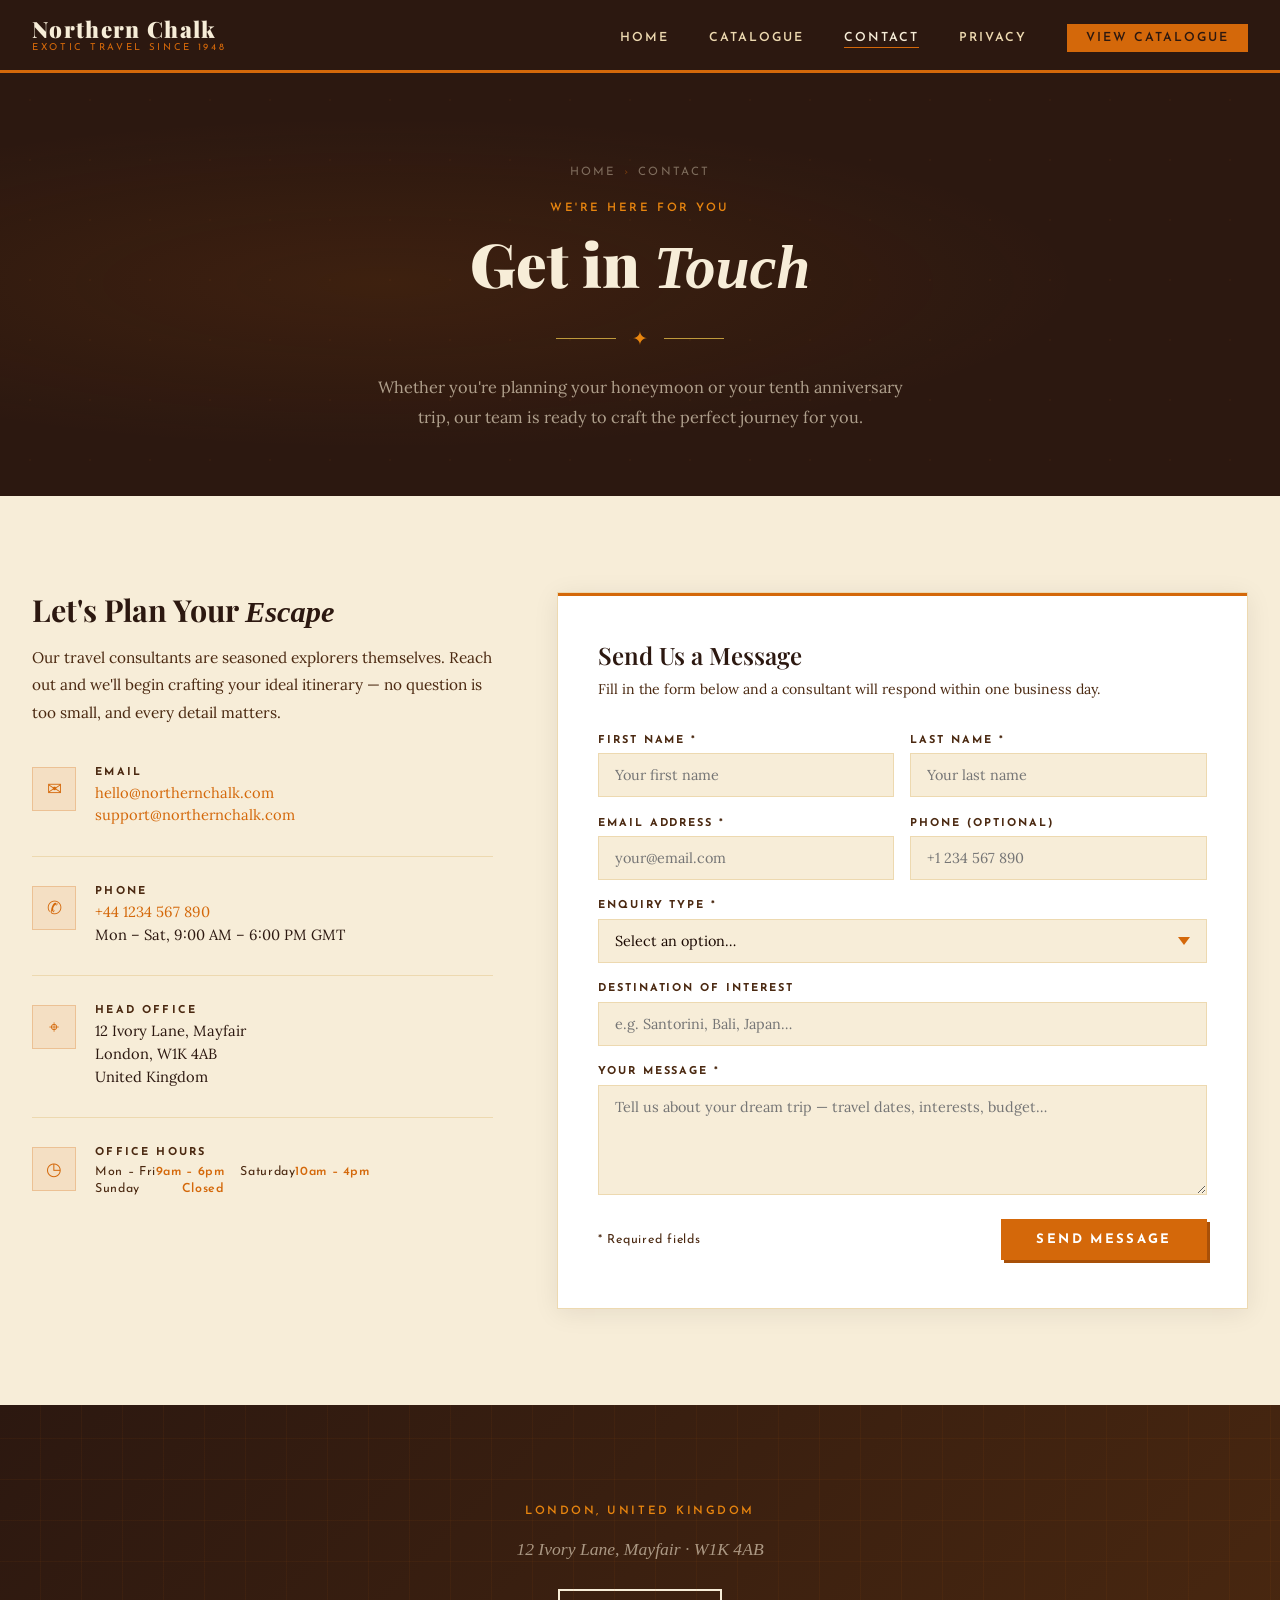
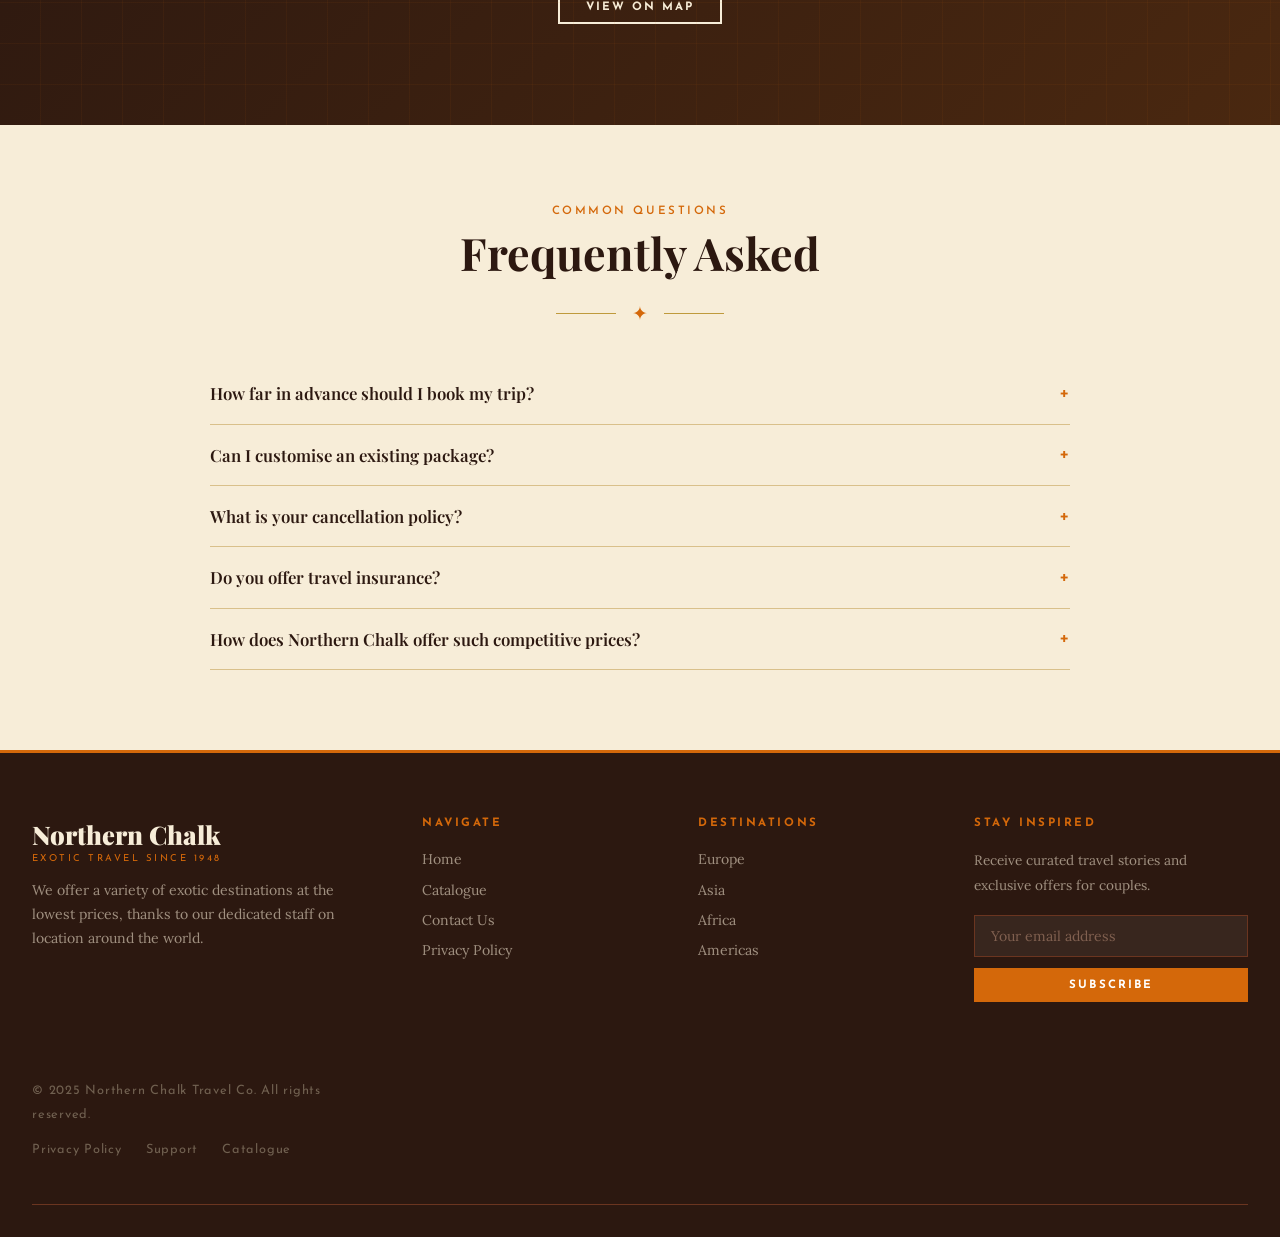
<file: contact.html>
<!DOCTYPE html>
<html lang="en">
<head>
    <meta charset="UTF-8">
    <meta name="viewport" content="width=device-width, initial-scale=1.0">
    <title>Contact Us — Northern Chalk Travel</title>
    <link rel="icon" type="image/jpg" href="icon-travel.svg">
    <link rel="stylesheet" href="style.css">
    <link rel="stylesheet" href="css/contact.css">
</head>
<body>

    <nav class="site-nav">
        <div class="nav-inner">
            <a href="index.html" class="nav-logo">
                <span class="logo-main">Northern Chalk</span>
                <span class="logo-sub">Exotic Travel Since 1948</span>
            </a>
            <ul class="nav-links">
                <li><a href="index.html">Home</a></li>
                <li><a href="shop.html">Catalogue</a></li>
                <li><a href="contact.html">Contact</a></li>
                <li><a href="privacy.html">Privacy</a></li>
                <li><a href="shop.html" class="nav-cta">View Catalogue</a></li>
            </ul>
            <div class="nav-toggle" aria-label="Toggle menu">
                <span></span><span></span><span></span>
            </div>
        </div>
    </nav>

    <main>

        <section class="page-hero">
            <div class="container">
                <div class="page-breadcrumb">
                    <a href="index.html">Home</a>
                    <span class="sep">›</span>
                    <span>Contact</span>
                </div>
                <span class="label">We're Here for You</span>
                <h1>Get in <em class="serif-italic">Touch</em></h1>
                <div class="ornament">
                    <span class="ornament-icon" style="color:var(--orange-light)">✦</span>
                </div>
                <p>Whether you're planning your honeymoon or your tenth anniversary trip, our team is ready to craft the perfect journey for you.</p>
            </div>
        </section>

        <section class="contact-section">
            <div class="contact-layout">

                <!-- Info column -->
                <div class="contact-info reveal">
                    <h2>Let's Plan Your <em class="serif-italic">Escape</em></h2>
                    <p>Our travel consultants are seasoned explorers themselves. Reach out and we'll begin crafting your ideal itinerary — no question is too small, and every detail matters.</p>

                    <div class="info-item">
                        <div class="info-icon">✉</div>
                        <div class="info-content">
                            <span class="info-label">Email</span>
                            <p><a href="mailto:hello@northernchalk.com">hello@northernchalk.com</a><br>
                            <a href="mailto:support@northernchalk.com">support@northernchalk.com</a></p>
                        </div>
                    </div>

                    <div class="info-item">
                        <div class="info-icon">✆</div>
                        <div class="info-content">
                            <span class="info-label">Phone</span>
                            <p><a href="tel:+441234567890">+44 1234 567 890</a><br>
                            Mon – Sat, 9:00 AM – 6:00 PM GMT</p>
                        </div>
                    </div>

                    <div class="info-item">
                        <div class="info-icon">⌖</div>
                        <div class="info-content">
                            <span class="info-label">Head Office</span>
                            <p>12 Ivory Lane, Mayfair<br>London, W1K 4AB<br>United Kingdom</p>
                        </div>
                    </div>

                    <div class="info-item">
                        <div class="info-icon">◷</div>
                        <div class="info-content">
                            <span class="info-label">Office Hours</span>
                            <div class="hours-grid">
                                <span class="hours-row">Mon – Fri <span>9am – 6pm</span></span>
                                <span class="hours-row">Saturday <span>10am – 4pm</span></span>
                                <span class="hours-row">Sunday <span>Closed</span></span>
                            </div>
                        </div>
                    </div>
                </div>

                <!-- Form column -->
                <div class="contact-form-wrap reveal" data-delay="0.15">
                    <h3>Send Us a Message</h3>
                    <p>Fill in the form below and a consultant will respond within one business day.</p>

                    <form id="contact-form" novalidate>
                        <div class="form-row">
                            <div class="form-group">
                                <label for="first-name">First Name *</label>
                                <input type="text" id="first-name" name="first-name" placeholder="Your first name" required>
                            </div>
                            <div class="form-group">
                                <label for="last-name">Last Name *</label>
                                <input type="text" id="last-name" name="last-name" placeholder="Your last name" required>
                            </div>
                        </div>

                        <div class="form-row">
                            <div class="form-group">
                                <label for="email">Email Address *</label>
                                <input type="email" id="email" name="email" placeholder="your@email.com" required>
                            </div>
                            <div class="form-group">
                                <label for="phone">Phone (optional)</label>
                                <input type="tel" id="phone" name="phone" placeholder="+1 234 567 890">
                            </div>
                        </div>

                        <div class="form-group">
                            <label for="enquiry-type">Enquiry Type *</label>
                            <select id="enquiry-type" name="enquiry-type" required>
                                <option value="" disabled selected>Select an option…</option>
                                <option value="booking">New Booking Enquiry</option>
                                <option value="existing">Existing Booking Support</option>
                                <option value="custom">Custom Itinerary Request</option>
                                <option value="refund">Refund or Cancellation</option>
                                <option value="general">General Question</option>
                            </select>
                        </div>

                        <div class="form-group">
                            <label for="destination">Destination of Interest</label>
                            <input type="text" id="destination" name="destination" placeholder="e.g. Santorini, Bali, Japan…">
                        </div>

                        <div class="form-group">
                            <label for="message">Your Message *</label>
                            <textarea id="message" name="message" placeholder="Tell us about your dream trip — travel dates, interests, budget…" required></textarea>
                        </div>

                        <div class="form-submit">
                            <span class="form-note">* Required fields</span>
                            <button type="submit" class="btn btn-primary">Send Message</button>
                        </div>
                    </form>
                </div>

            </div>
        </section>

        <div class="map-section">
            <div class="map-placeholder">
                <span class="label">London, United Kingdom</span>
                <p>12 Ivory Lane, Mayfair · W1K 4AB</p>
                <a href="https://maps.google.com" target="_blank" rel="noopener" class="btn btn-ghost" style="margin-top:0.5rem;font-size:0.72rem;padding:0.6rem 1.6rem;">
                    View on Map
                </a>
            </div>
        </div>

        <section class="faq-section">
            <div class="faq-inner">
                <div class="section-header reveal" style="margin-bottom:2.5rem;">
                    <span class="label">Common Questions</span>
                    <h2>Frequently Asked</h2>
                    <div class="ornament"><span class="ornament-icon">✦</span></div>
                </div>

                <div class="faq-item reveal">
                    <div class="faq-question">
                        How far in advance should I book my trip?
                        <span class="faq-icon">+</span>
                    </div>
                    <div class="faq-answer">
                        <p>We recommend booking at least 6–8 weeks in advance for standard packages, and 3–6 months ahead for popular periods such as spring in Japan, summer in the Mediterranean, or the Christmas holidays. Last-minute bookings may be possible — please contact us directly.</p>
                    </div>
                </div>

                <div class="faq-item reveal">
                    <div class="faq-question">
                        Can I customise an existing package?
                        <span class="faq-icon">+</span>
                    </div>
                    <div class="faq-answer">
                        <p>Absolutely. All of our packages are fully customisable. You can extend stays, add excursions, upgrade accommodations, or completely build a bespoke itinerary from scratch. We pride ourselves on personalised service.</p>
                    </div>
                </div>

                <div class="faq-item reveal">
                    <div class="faq-question">
                        What is your cancellation policy?
                        <span class="faq-icon">+</span>
                    </div>
                    <div class="faq-answer">
                        <p>We offer a full refund for cancellations made more than 60 days before departure. Between 30–60 days, a 25% fee applies. Within 30 days, a 50% fee applies. We strongly recommend travel insurance to cover unforeseen circumstances.</p>
                    </div>
                </div>

                <div class="faq-item reveal">
                    <div class="faq-question">
                        Do you offer travel insurance?
                        <span class="faq-icon">+</span>
                    </div>
                    <div class="faq-answer">
                        <p>We partner with several reputable travel insurance providers and can assist you in finding the most suitable coverage for your trip. Comprehensive travel insurance is strongly recommended for all our packages.</p>
                    </div>
                </div>

                <div class="faq-item reveal">
                    <div class="faq-question">
                        How does Northern Chalk offer such competitive prices?
                        <span class="faq-icon">+</span>
                    </div>
                    <div class="faq-answer">
                        <p>We have dedicated local staff and long-standing partnerships in every destination we serve. This means we negotiate directly with accommodation providers, tour operators, and transport services — cutting out middlemen entirely and passing the savings on to you.</p>
                    </div>
                </div>

            </div>
        </section>

    </main>

    <footer>
        <div class="footer-grid">
            <div class="footer-brand">
                <span class="logo-main">Northern Chalk</span>
                <span class="logo-sub">Exotic Travel Since 1948</span>
                <p>We offer a variety of exotic destinations at the lowest prices, thanks to our dedicated staff on location around the world.</p>
            </div>
            <div class="footer-col">
                <h5>Navigate</h5>
                <ul>
                    <li><a href="index.html">Home</a></li>
                    <li><a href="shop.html">Catalogue</a></li>
                    <li><a href="contact.html">Contact Us</a></li>
                    <li><a href="privacy.html">Privacy Policy</a></li>
                </ul>
            </div>
            <div class="footer-col">
                <h5>Destinations</h5>
                <ul>
                    <li><a href="shop.html">Europe</a></li>
                    <li><a href="shop.html">Asia</a></li>
                    <li><a href="shop.html">Africa</a></li>
                    <li><a href="shop.html">Americas</a></li>
                </ul>
            </div>
            <div class="footer-col footer-newsletter">
                <h5>Stay Inspired</h5>
                <p style="font-size:0.85rem;color:#A09080;margin-bottom:1rem;">Receive curated travel stories and exclusive offers for couples.</p>
                <form class="newsletter-form">
                    <input type="email" placeholder="Your email address" required>
                    <button type="submit" class="btn">Subscribe</button>
                </form>
            </div>
            <div class="footer-bottom">
                <p>© 2025 Northern Chalk Travel Co. All rights reserved.</p>
                <div class="footer-bottom-links">
                    <a href="privacy.html">Privacy Policy</a>
                    <a href="contact.html">Support</a>
                    <a href="shop.html">Catalogue</a>
                </div>
            </div>
        </div>
    </footer>

    <script src="script.js"></script>

</body>
</html>
</file>
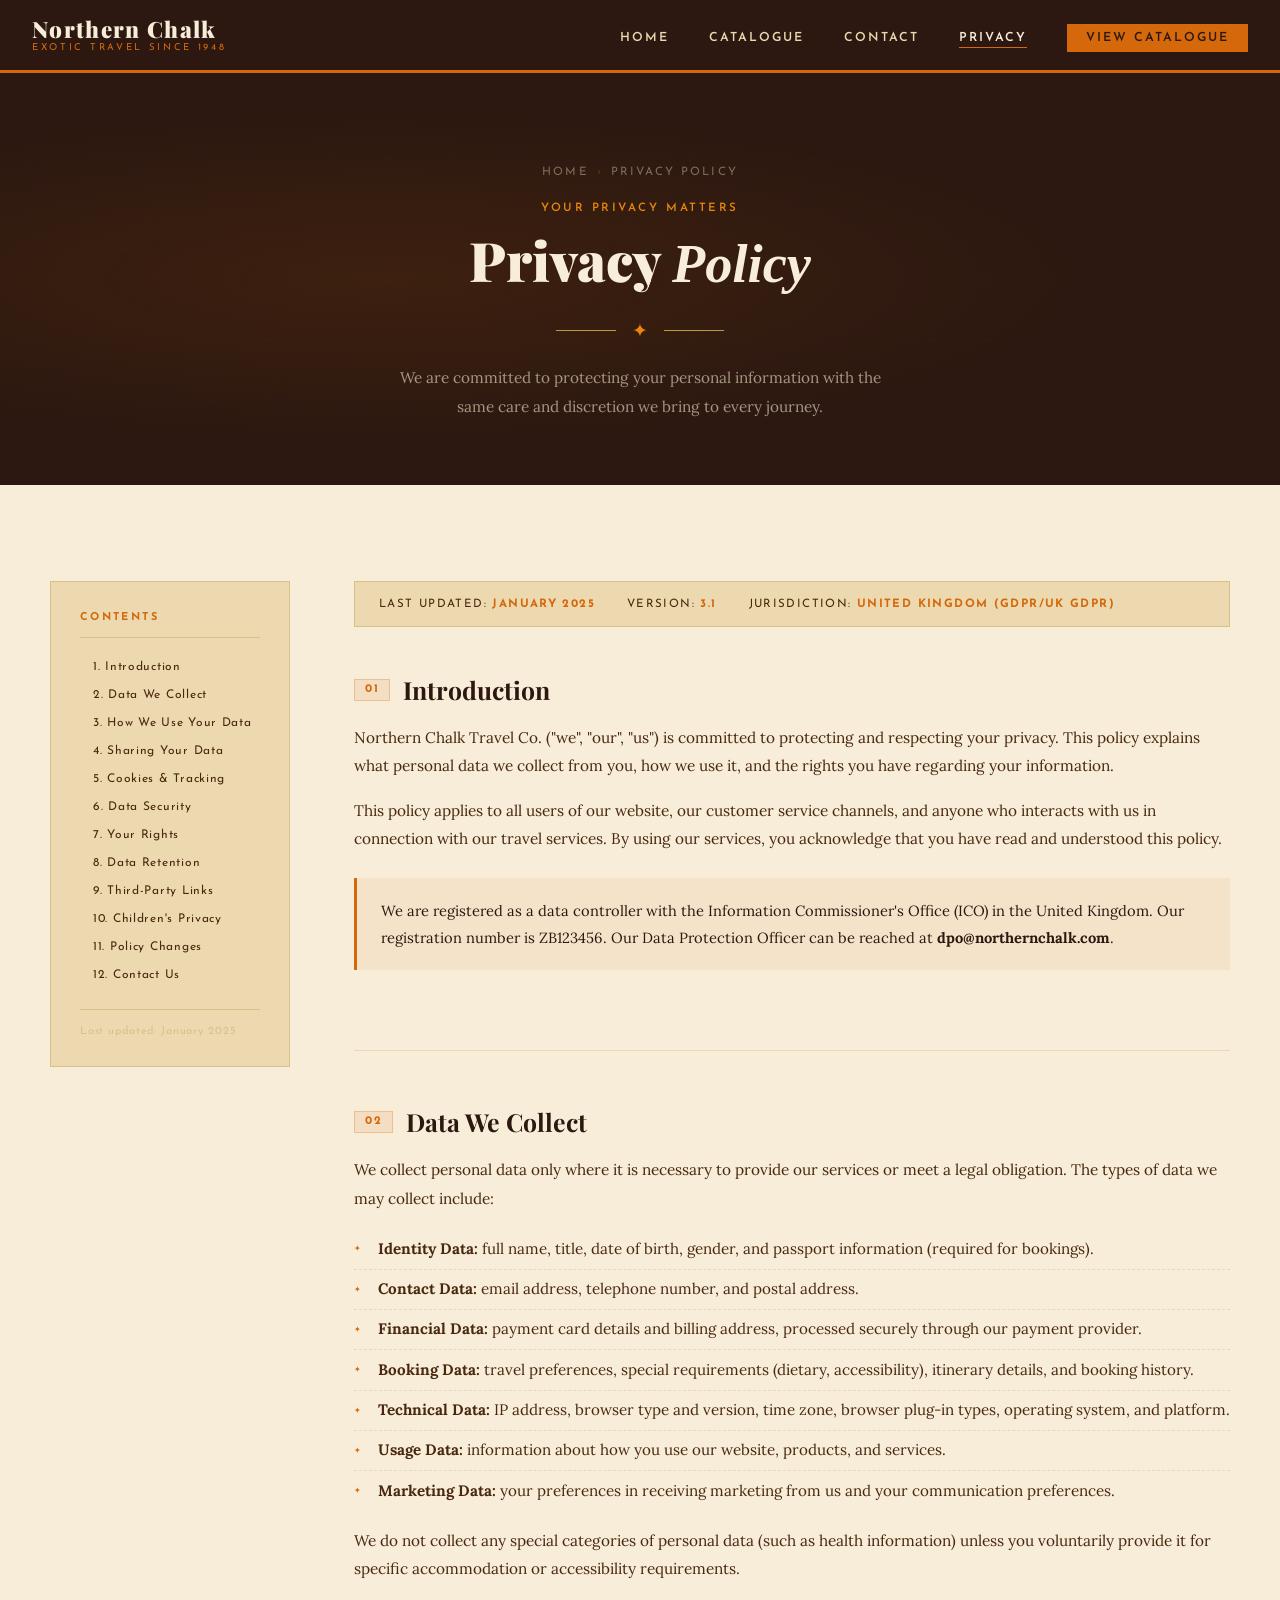
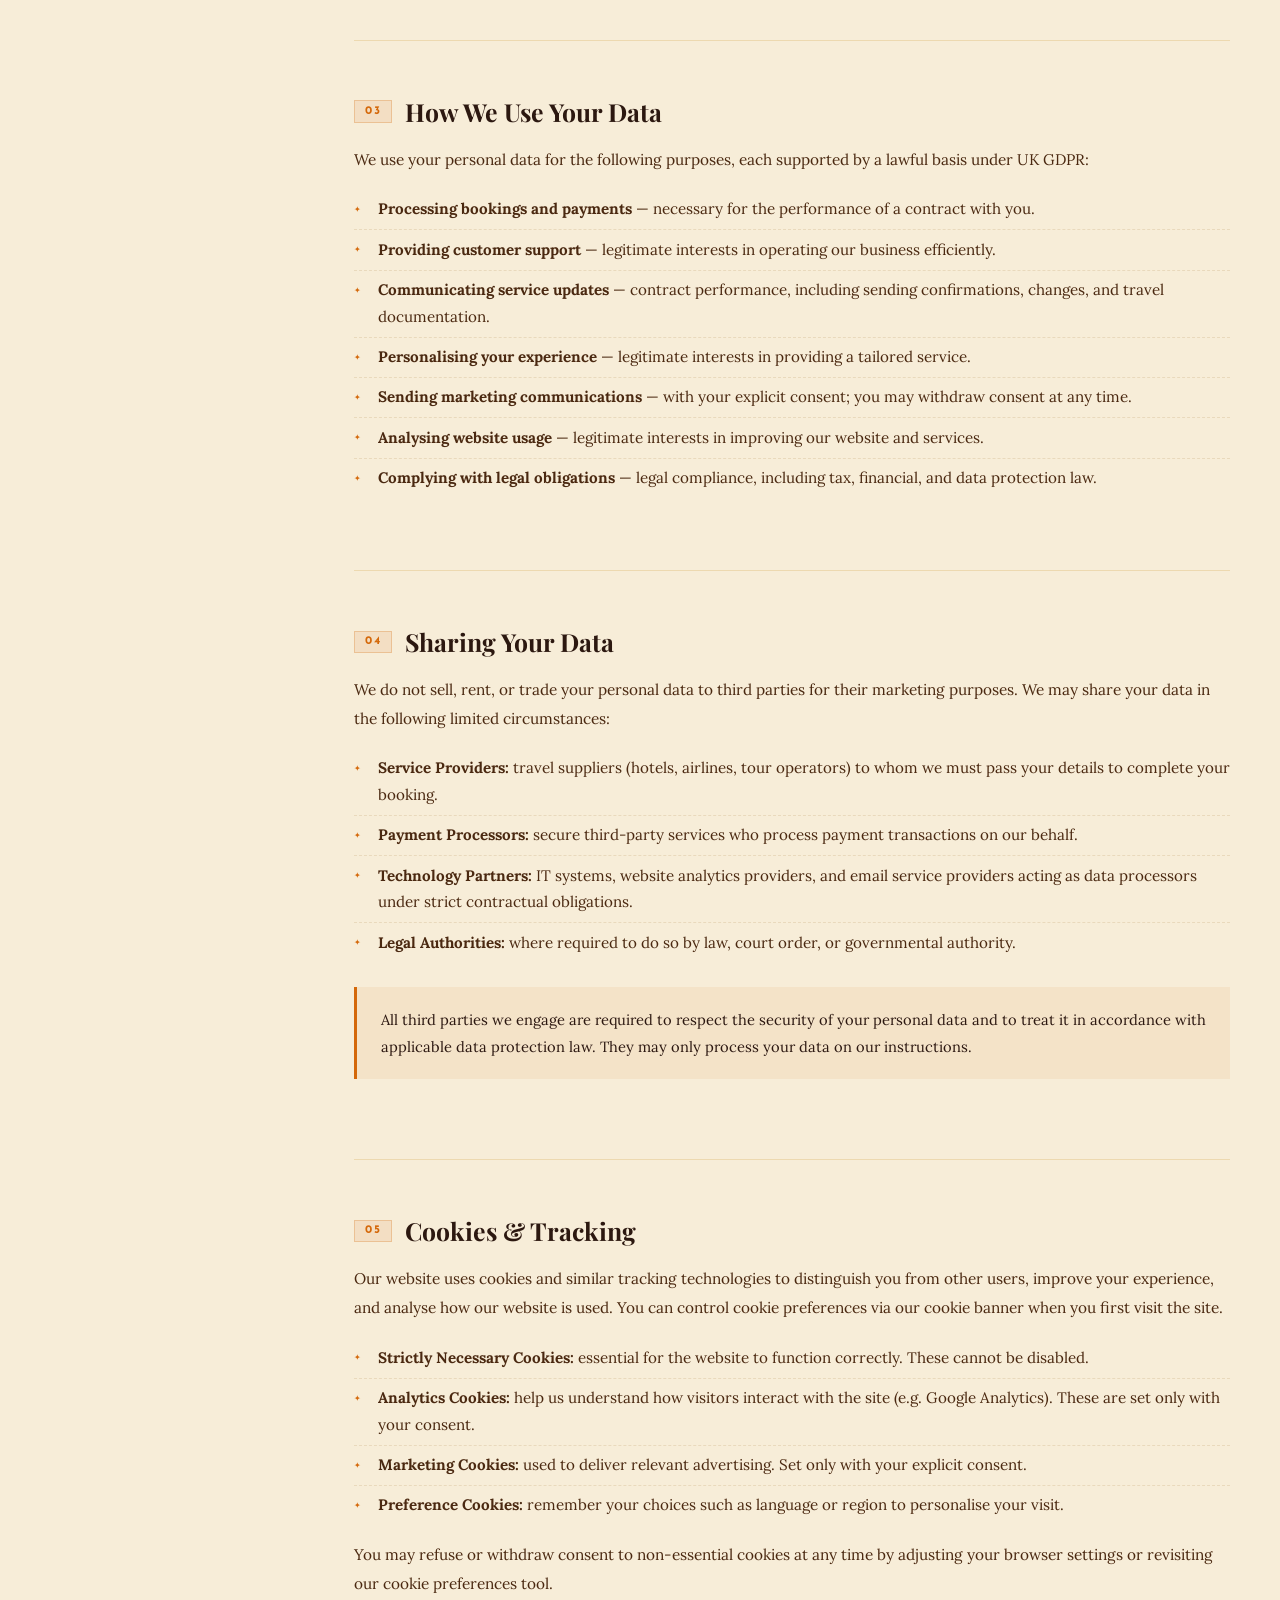
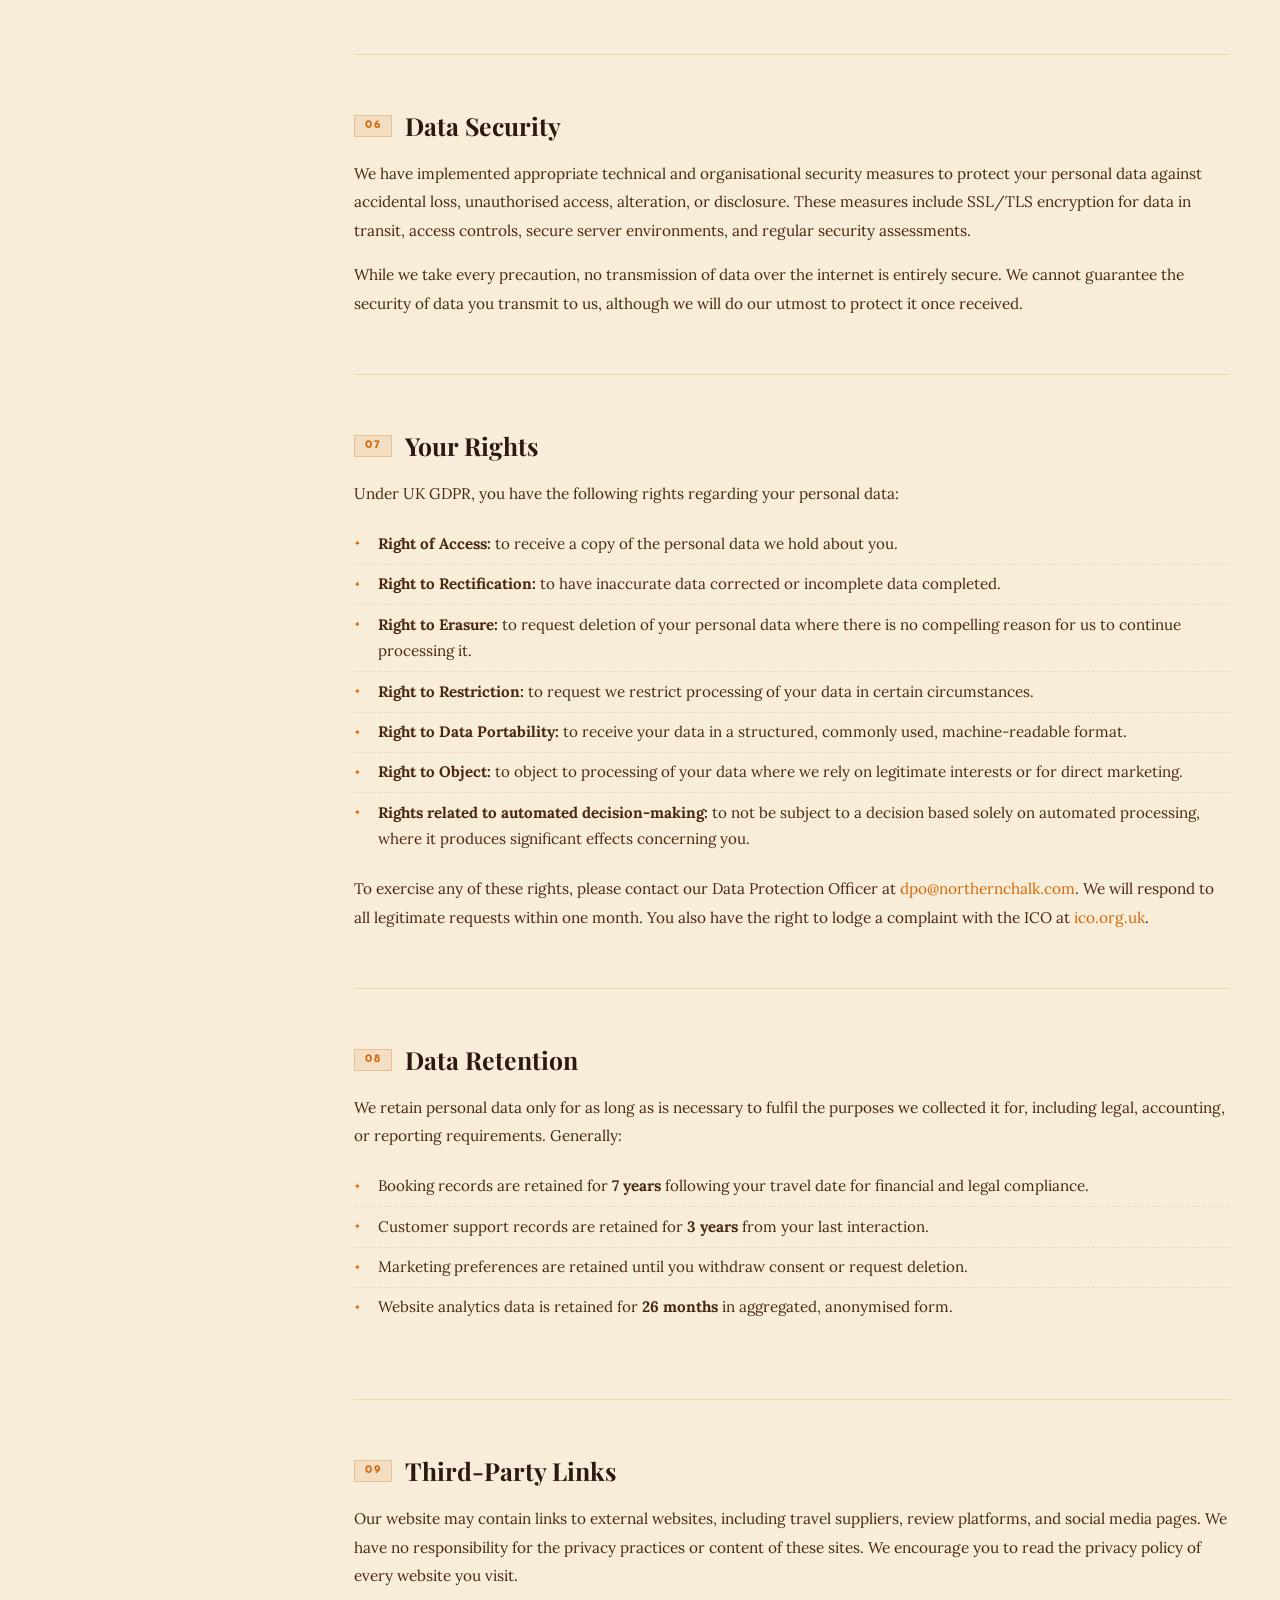
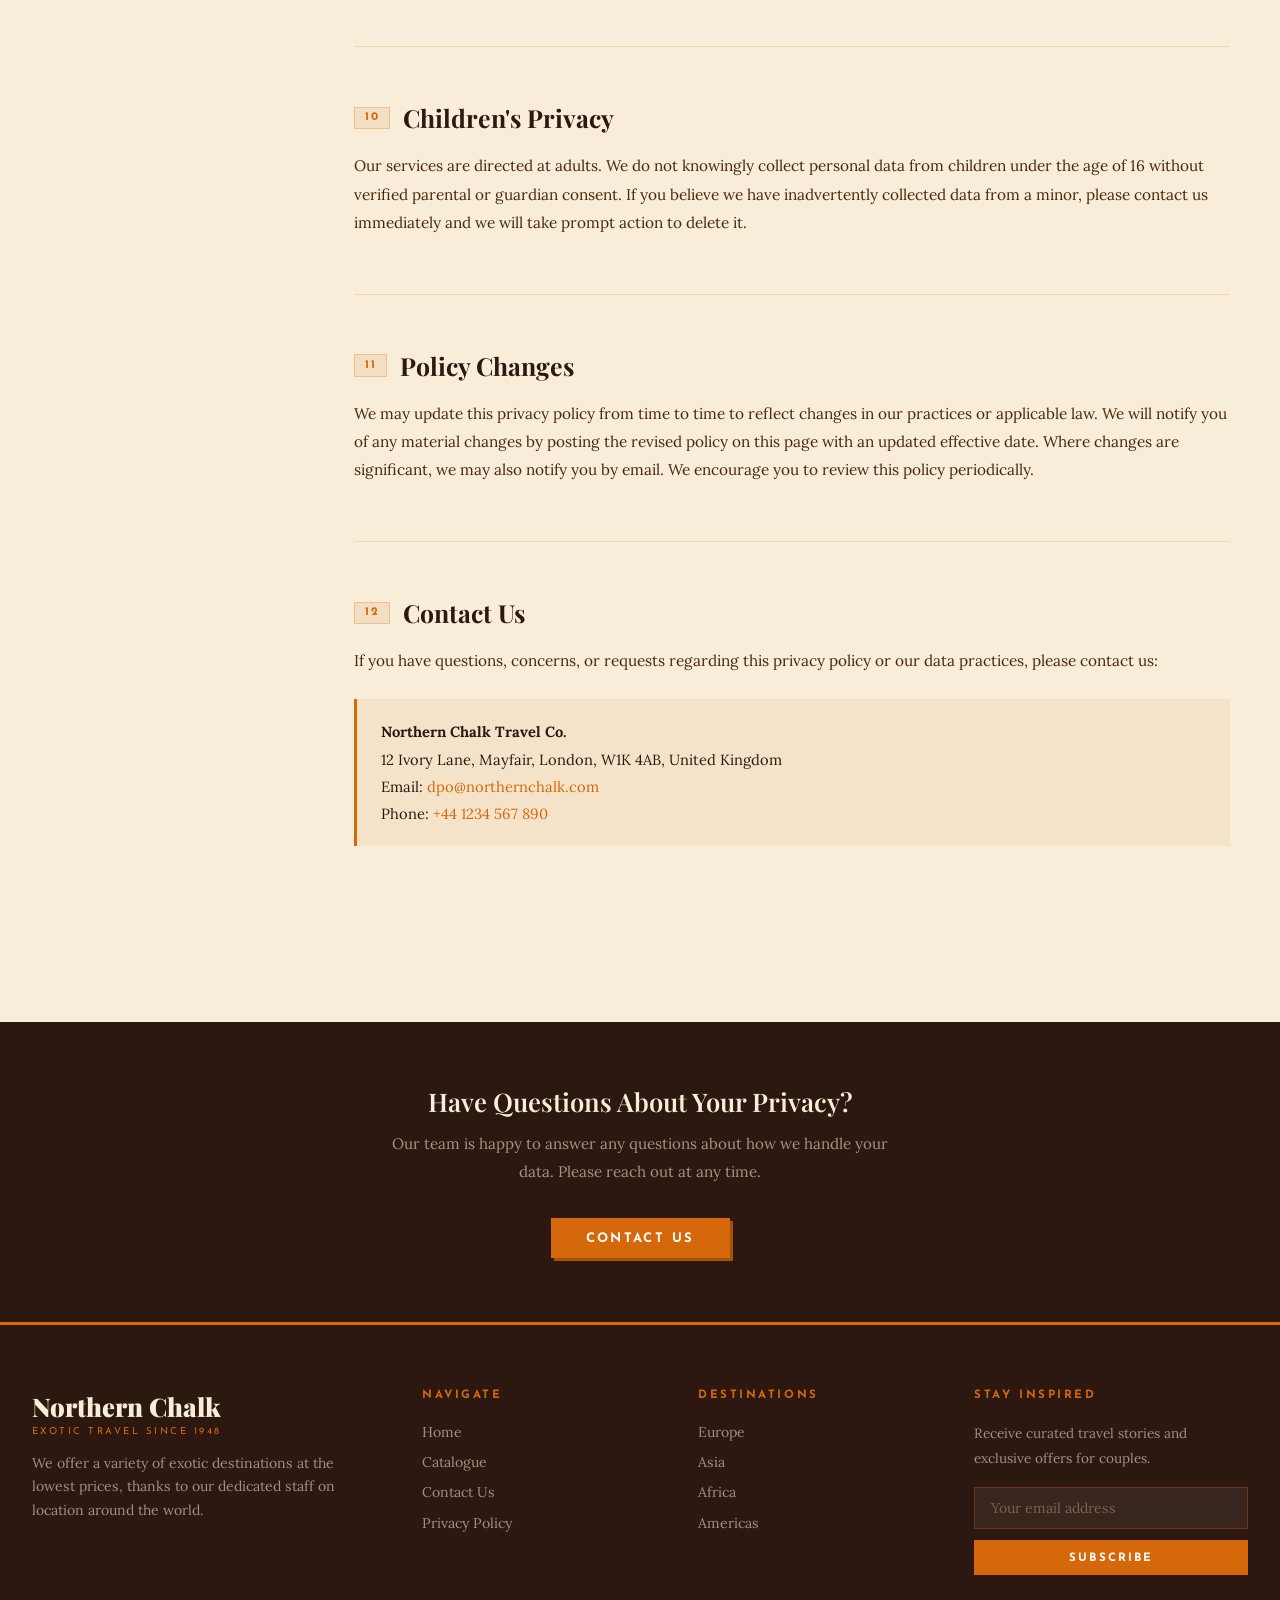
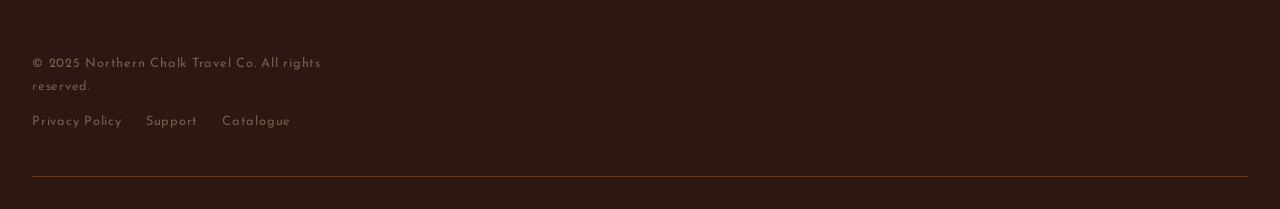
<file: privacy.html>
<!DOCTYPE html>
<html lang="en">
<head>
    <meta charset="UTF-8">
    <meta name="viewport" content="width=device-width, initial-scale=1.0">
    <title>Privacy Policy — Northern Chalk Travel</title>
    <link rel="icon" type="image/jpg" href="icon-travel.svg">
    <link rel="stylesheet" href="style.css">
    <link rel="stylesheet" href="css/privacy.css">
</head>
<body>

    <nav class="site-nav">
        <div class="nav-inner">
            <a href="index.html" class="nav-logo">
                <span class="logo-main">Northern Chalk</span>
                <span class="logo-sub">Exotic Travel Since 1948</span>
            </a>
            <ul class="nav-links">
                <li><a href="index.html">Home</a></li>
                <li><a href="shop.html">Catalogue</a></li>
                <li><a href="contact.html">Contact</a></li>
                <li><a href="privacy.html">Privacy</a></li>
                <li><a href="shop.html" class="nav-cta">View Catalogue</a></li>
            </ul>
            <div class="nav-toggle" aria-label="Toggle menu">
                <span></span><span></span><span></span>
            </div>
        </div>
    </nav>

    <main>

        <section class="page-hero">
            <div class="container">
                <div class="page-breadcrumb">
                    <a href="index.html">Home</a>
                    <span class="sep">›</span>
                    <span>Privacy Policy</span>
                </div>
                <span class="label">Your Privacy Matters</span>
                <h1>Privacy <em class="serif-italic">Policy</em></h1>
                <div class="ornament">
                    <span class="ornament-icon" style="color:var(--orange-light)">✦</span>
                </div>
                <p>We are committed to protecting your personal information with the same care and discretion we bring to every journey.</p>
            </div>
        </section>

        <section class="policy-section">
            <div class="policy-layout">

                <!-- Table of contents -->
                <aside class="policy-toc reveal">
                    <h4>Contents</h4>
                    <ul>
                        <li><a href="#sec-intro">1. Introduction</a></li>
                        <li><a href="#sec-data">2. Data We Collect</a></li>
                        <li><a href="#sec-use">3. How We Use Your Data</a></li>
                        <li><a href="#sec-sharing">4. Sharing Your Data</a></li>
                        <li><a href="#sec-cookies">5. Cookies &amp; Tracking</a></li>
                        <li><a href="#sec-security">6. Data Security</a></li>
                        <li><a href="#sec-rights">7. Your Rights</a></li>
                        <li><a href="#sec-retention">8. Data Retention</a></li>
                        <li><a href="#sec-third">9. Third-Party Links</a></li>
                        <li><a href="#sec-children">10. Children's Privacy</a></li>
                        <li><a href="#sec-changes">11. Policy Changes</a></li>
                        <li><a href="#sec-contact">12. Contact Us</a></li>
                    </ul>
                    <span class="policy-updated">Last updated: January 2025</span>
                </aside>

                <!-- Main content -->
                <div class="policy-content reveal" data-delay="0.1">

                    <div class="meta-bar">
                        <span class="meta-item">Last Updated: <strong>January 2025</strong></span>
                        <span class="meta-item">Version: <strong>3.1</strong></span>
                        <span class="meta-item">Jurisdiction: <strong>United Kingdom (GDPR/UK GDPR)</strong></span>
                    </div>

                    <div class="policy-section-block" id="sec-intro">
                        <h2><span class="section-num">01</span> Introduction</h2>
                        <p>Northern Chalk Travel Co. ("we", "our", "us") is committed to protecting and respecting your privacy. This policy explains what personal data we collect from you, how we use it, and the rights you have regarding your information.</p>
                        <p>This policy applies to all users of our website, our customer service channels, and anyone who interacts with us in connection with our travel services. By using our services, you acknowledge that you have read and understood this policy.</p>
                        <div class="highlight-box">
                            <p>We are registered as a data controller with the Information Commissioner's Office (ICO) in the United Kingdom. Our registration number is ZB123456. Our Data Protection Officer can be reached at <strong>dpo@northernchalk.com</strong>.</p>
                        </div>
                    </div>

                    <div class="policy-section-block" id="sec-data">
                        <h2><span class="section-num">02</span> Data We Collect</h2>
                        <p>We collect personal data only where it is necessary to provide our services or meet a legal obligation. The types of data we may collect include:</p>
                        <ul class="policy-list">
                            <li><strong>Identity Data:</strong> full name, title, date of birth, gender, and passport information (required for bookings).</li>
                            <li><strong>Contact Data:</strong> email address, telephone number, and postal address.</li>
                            <li><strong>Financial Data:</strong> payment card details and billing address, processed securely through our payment provider.</li>
                            <li><strong>Booking Data:</strong> travel preferences, special requirements (dietary, accessibility), itinerary details, and booking history.</li>
                            <li><strong>Technical Data:</strong> IP address, browser type and version, time zone, browser plug-in types, operating system, and platform.</li>
                            <li><strong>Usage Data:</strong> information about how you use our website, products, and services.</li>
                            <li><strong>Marketing Data:</strong> your preferences in receiving marketing from us and your communication preferences.</li>
                        </ul>
                        <p>We do not collect any special categories of personal data (such as health information) unless you voluntarily provide it for specific accommodation or accessibility requirements.</p>
                    </div>

                    <div class="policy-section-block" id="sec-use">
                        <h2><span class="section-num">03</span> How We Use Your Data</h2>
                        <p>We use your personal data for the following purposes, each supported by a lawful basis under UK GDPR:</p>
                        <ul class="policy-list">
                            <li><strong>Processing bookings and payments</strong> — necessary for the performance of a contract with you.</li>
                            <li><strong>Providing customer support</strong> — legitimate interests in operating our business efficiently.</li>
                            <li><strong>Communicating service updates</strong> — contract performance, including sending confirmations, changes, and travel documentation.</li>
                            <li><strong>Personalising your experience</strong> — legitimate interests in providing a tailored service.</li>
                            <li><strong>Sending marketing communications</strong> — with your explicit consent; you may withdraw consent at any time.</li>
                            <li><strong>Analysing website usage</strong> — legitimate interests in improving our website and services.</li>
                            <li><strong>Complying with legal obligations</strong> — legal compliance, including tax, financial, and data protection law.</li>
                        </ul>
                    </div>

                    <div class="policy-section-block" id="sec-sharing">
                        <h2><span class="section-num">04</span> Sharing Your Data</h2>
                        <p>We do not sell, rent, or trade your personal data to third parties for their marketing purposes. We may share your data in the following limited circumstances:</p>
                        <ul class="policy-list">
                            <li><strong>Service Providers:</strong> travel suppliers (hotels, airlines, tour operators) to whom we must pass your details to complete your booking.</li>
                            <li><strong>Payment Processors:</strong> secure third-party services who process payment transactions on our behalf.</li>
                            <li><strong>Technology Partners:</strong> IT systems, website analytics providers, and email service providers acting as data processors under strict contractual obligations.</li>
                            <li><strong>Legal Authorities:</strong> where required to do so by law, court order, or governmental authority.</li>
                        </ul>
                        <div class="highlight-box">
                            <p>All third parties we engage are required to respect the security of your personal data and to treat it in accordance with applicable data protection law. They may only process your data on our instructions.</p>
                        </div>
                    </div>

                    <div class="policy-section-block" id="sec-cookies">
                        <h2><span class="section-num">05</span> Cookies &amp; Tracking</h2>
                        <p>Our website uses cookies and similar tracking technologies to distinguish you from other users, improve your experience, and analyse how our website is used. You can control cookie preferences via our cookie banner when you first visit the site.</p>
                        <ul class="policy-list">
                            <li><strong>Strictly Necessary Cookies:</strong> essential for the website to function correctly. These cannot be disabled.</li>
                            <li><strong>Analytics Cookies:</strong> help us understand how visitors interact with the site (e.g. Google Analytics). These are set only with your consent.</li>
                            <li><strong>Marketing Cookies:</strong> used to deliver relevant advertising. Set only with your explicit consent.</li>
                            <li><strong>Preference Cookies:</strong> remember your choices such as language or region to personalise your visit.</li>
                        </ul>
                        <p>You may refuse or withdraw consent to non-essential cookies at any time by adjusting your browser settings or revisiting our cookie preferences tool.</p>
                    </div>

                    <div class="policy-section-block" id="sec-security">
                        <h2><span class="section-num">06</span> Data Security</h2>
                        <p>We have implemented appropriate technical and organisational security measures to protect your personal data against accidental loss, unauthorised access, alteration, or disclosure. These measures include SSL/TLS encryption for data in transit, access controls, secure server environments, and regular security assessments.</p>
                        <p>While we take every precaution, no transmission of data over the internet is entirely secure. We cannot guarantee the security of data you transmit to us, although we will do our utmost to protect it once received.</p>
                    </div>

                    <div class="policy-section-block" id="sec-rights">
                        <h2><span class="section-num">07</span> Your Rights</h2>
                        <p>Under UK GDPR, you have the following rights regarding your personal data:</p>
                        <ul class="policy-list">
                            <li><strong>Right of Access:</strong> to receive a copy of the personal data we hold about you.</li>
                            <li><strong>Right to Rectification:</strong> to have inaccurate data corrected or incomplete data completed.</li>
                            <li><strong>Right to Erasure:</strong> to request deletion of your personal data where there is no compelling reason for us to continue processing it.</li>
                            <li><strong>Right to Restriction:</strong> to request we restrict processing of your data in certain circumstances.</li>
                            <li><strong>Right to Data Portability:</strong> to receive your data in a structured, commonly used, machine-readable format.</li>
                            <li><strong>Right to Object:</strong> to object to processing of your data where we rely on legitimate interests or for direct marketing.</li>
                            <li><strong>Rights related to automated decision-making:</strong> to not be subject to a decision based solely on automated processing, where it produces significant effects concerning you.</li>
                        </ul>
                        <p>To exercise any of these rights, please contact our Data Protection Officer at <a href="mailto:dpo@northernchalk.com" style="color:var(--orange);">dpo@northernchalk.com</a>. We will respond to all legitimate requests within one month. You also have the right to lodge a complaint with the ICO at <a href="https://ico.org.uk" target="_blank" rel="noopener" style="color:var(--orange);">ico.org.uk</a>.</p>
                    </div>

                    <div class="policy-section-block" id="sec-retention">
                        <h2><span class="section-num">08</span> Data Retention</h2>
                        <p>We retain personal data only for as long as is necessary to fulfil the purposes we collected it for, including legal, accounting, or reporting requirements. Generally:</p>
                        <ul class="policy-list">
                            <li>Booking records are retained for <strong>7 years</strong> following your travel date for financial and legal compliance.</li>
                            <li>Customer support records are retained for <strong>3 years</strong> from your last interaction.</li>
                            <li>Marketing preferences are retained until you withdraw consent or request deletion.</li>
                            <li>Website analytics data is retained for <strong>26 months</strong> in aggregated, anonymised form.</li>
                        </ul>
                    </div>

                    <div class="policy-section-block" id="sec-third">
                        <h2><span class="section-num">09</span> Third-Party Links</h2>
                        <p>Our website may contain links to external websites, including travel suppliers, review platforms, and social media pages. We have no responsibility for the privacy practices or content of these sites. We encourage you to read the privacy policy of every website you visit.</p>
                    </div>

                    <div class="policy-section-block" id="sec-children">
                        <h2><span class="section-num">10</span> Children's Privacy</h2>
                        <p>Our services are directed at adults. We do not knowingly collect personal data from children under the age of 16 without verified parental or guardian consent. If you believe we have inadvertently collected data from a minor, please contact us immediately and we will take prompt action to delete it.</p>
                    </div>

                    <div class="policy-section-block" id="sec-changes">
                        <h2><span class="section-num">11</span> Policy Changes</h2>
                        <p>We may update this privacy policy from time to time to reflect changes in our practices or applicable law. We will notify you of any material changes by posting the revised policy on this page with an updated effective date. Where changes are significant, we may also notify you by email. We encourage you to review this policy periodically.</p>
                    </div>

                    <div class="policy-section-block" id="sec-contact">
                        <h2><span class="section-num">12</span> Contact Us</h2>
                        <p>If you have questions, concerns, or requests regarding this privacy policy or our data practices, please contact us:</p>
                        <div class="highlight-box">
                            <p>
                                <strong>Northern Chalk Travel Co.</strong><br>
                                12 Ivory Lane, Mayfair, London, W1K 4AB, United Kingdom<br>
                                Email: <a href="mailto:dpo@northernchalk.com" style="color:var(--orange);">dpo@northernchalk.com</a><br>
                                Phone: <a href="tel:+441234567890" style="color:var(--orange);">+44 1234 567 890</a>
                            </p>
                        </div>
                    </div>

                </div>
            </div>
        </section>

        <div class="privacy-cta">
            <div class="container">
                <h3>Have Questions About Your Privacy?</h3>
                <p>Our team is happy to answer any questions about how we handle your data. Please reach out at any time.</p>
                <a href="contact.html" class="btn btn-primary">Contact Us</a>
            </div>
        </div>

    </main>

    <footer>
        <div class="footer-grid">
            <div class="footer-brand">
                <span class="logo-main">Northern Chalk</span>
                <span class="logo-sub">Exotic Travel Since 1948</span>
                <p>We offer a variety of exotic destinations at the lowest prices, thanks to our dedicated staff on location around the world.</p>
            </div>
            <div class="footer-col">
                <h5>Navigate</h5>
                <ul>
                    <li><a href="index.html">Home</a></li>
                    <li><a href="shop.html">Catalogue</a></li>
                    <li><a href="contact.html">Contact Us</a></li>
                    <li><a href="privacy.html">Privacy Policy</a></li>
                </ul>
            </div>
            <div class="footer-col">
                <h5>Destinations</h5>
                <ul>
                    <li><a href="shop.html">Europe</a></li>
                    <li><a href="shop.html">Asia</a></li>
                    <li><a href="shop.html">Africa</a></li>
                    <li><a href="shop.html">Americas</a></li>
                </ul>
            </div>
            <div class="footer-col footer-newsletter">
                <h5>Stay Inspired</h5>
                <p style="font-size:0.85rem;color:#A09080;margin-bottom:1rem;">Receive curated travel stories and exclusive offers for couples.</p>
                <form class="newsletter-form">
                    <input type="email" placeholder="Your email address" required>
                    <button type="submit" class="btn">Subscribe</button>
                </form>
            </div>
            <div class="footer-bottom">
                <p>© 2025 Northern Chalk Travel Co. All rights reserved.</p>
                <div class="footer-bottom-links">
                    <a href="privacy.html">Privacy Policy</a>
                    <a href="contact.html">Support</a>
                    <a href="shop.html">Catalogue</a>
                </div>
            </div>
        </div>
    </footer>

    <script src="script.js"></script>
</body>
</html>
</file>
<file: style.css>
@import url('https://fonts.googleapis.com/css2?family=Playfair+Display:ital,wght@0,400;0,600;0,700;0,900;1,400;1,700&family=Lora:ital,wght@0,400;0,500;1,400&family=Josefin+Sans:wght@300;400;600;700&family=IM+Fell+English:ital@0;1&display=swap');

:root {
    --orange:       #D4680A;
    --orange-light: #E8850F;
    --orange-dark:  #A85008;
    --cream:        #F7EDD8;
    --cream-dark:   #EDD9B0;
    --parchment:    #D9C08A;
    --brown:        #2C1810;
    --brown-mid:    #6B3520;
    --gold:         #BF9A3C;
    --gold-light:   #D4B458;
    --burgundy:     #7A1E1E;
    --text:         #1A0800;
    --text-mid:     #4A2810;
    --shadow:       rgba(26,8,0,0.25);
}

*, *::before, *::after {
    box-sizing: border-box;
    margin: 0;
    padding: 0;
}

html {
    scroll-behavior: smooth;
    font-size: 16px;
}

img {
    max-width: 100%;
    display: block;
}

a {
    text-decoration: none;
    color: inherit;
}

ul {
    list-style: none;
}

button {
    cursor: pointer;
    border: none;
    background: none; 
    font-family: inherit;
}

body {
    font-family: 'Lora', serif;
    background-color: var(--cream);
    color: var(--text);
    background-image:
        url("data:image/svg+xml,%3Csvg xmlns='http://www.w3.org/2000/svg' width='300' height='300'%3E%3Cfilter id='noise'%3E%3CfeTurbulence type='fractalNoise' baseFrequency='0.65' numOctaves='3' stitchTiles='stitch'/%3E%3CfeColorMatrix type='saturate' values='0'/%3E%3C/filter%3E%3Crect width='300' height='300' filter='url(%23noise)' opacity='0.04'/%3E%3C/svg%3E");
    min-height: 100vh;
}

h1, h2, h3, h4 {
    font-family: 'Playfair Display', serif;
    line-height: 1.2;
    color: var(--brown);
}

h1 {
    font-size: clamp(2.4rem, 5vw, 4rem);
    font-weight: 900;
}

h2 {
    font-size: clamp(1.8rem, 3.5vw, 2.8rem);
    font-weight: 700;
}

h3 {
    font-size: clamp(1.3rem, 2.5vw, 1.8rem);
    font-weight: 600;
}

h4 {
    font-size: 1.1rem;
    font-weight: 600;
}

p {
    font-family: 'Lora', serif;
    font-size: 1rem;
    line-height: 1.85;
    color: var(--text-mid);
}

.label {
    font-family: 'Josefin Sans', sans-serif;
    font-size: 0.72rem;
    letter-spacing: 0.22em;
    text-transform: uppercase;
    font-weight: 600;
    color: var(--orange);
}

.serif-italic {
    font-family: 'IM Fell English', serif;
    font-style: italic;
}

.texture-overlay {
    position: relative;
}

.texture-overlay::after {
    content: '';
    position: absolute;
    inset: 0;
    background-image: url("data:image/svg+xml,%3Csvg xmlns='http://www.w3.org/2000/svg' width='400' height='400'%3E%3Cfilter id='n'%3E%3CfeTurbulence type='fractalNoise' baseFrequency='0.9' numOctaves='4' stitchTiles='stitch'/%3E%3CfeColorMatrix type='saturate' values='0'/%3E%3C/filter%3E%3Crect width='400' height='400' filter='url(%23n)' opacity='0.06'/%3E%3C/svg%3E");
    pointer-events: none;
    z-index: 1;
}

.hero {
    position: relative;
    min-height: 100vh;
    display: flex;
    align-items: center;
    overflow: hidden;
    background: var(--brown);
}

.hero-bg {
    position: absolute;
    inset: -10%;
    background-image:
    linear-gradient(to bottom, rgba(26,8,0,0.55) 0%, rgba(26,8,0,0.35) 50%, rgba(26,8,0,0.72) 100%),
    url('https://images.unsplash.com/photo-1476514525535-07fb3b4ae5f1?w=1600&q=80&auto=format&fit=crop');
    background-size: cover;
    background-position: center;
    filter: sepia(30%) saturate(1.1);
    will-change: transform;
}

.hero-content {
    position: relative;
    z-index: 2;
    max-width: 1280px;
    margin: 0 auto;
    padding: 0 2rem;
    width: 100%;
}

.hero-badge {
    display: inline-flex;
    align-items: center;
    gap: 0.7rem;
    background: rgba(212,104,10,0.2);
    border: 1px solid rgba(212,104,10,0.5);
    padding: 0.45rem 1.1rem;
    margin-bottom: 2rem;
}

.hero-badge span {
    font-family: 'Josefin Sans', sans-serif;
    font-size: 0.7rem;
    letter-spacing: 0.25em;
    text-transform: uppercase;
    font-weight: 600;
    color: var(--orange-light);
}

.hero-badge-dot {
    width: 5px; height: 5px;
    background: var(--orange);
    border-radius: 50%;
    animation: pulse 2s infinite;
}

@keyframes pulse {
    0%,100% {
        opacity:1; transform: scale(1);
    }
    50% {
        opacity:0.5; transform: scale(1.4);
    }
}
.hero h1 {
    color: var(--cream);
    font-size: clamp(3rem, 6vw, 5.2rem);
    font-weight: 900;
    line-height: 1.05;
    max-width: 780px;
    margin-bottom: 0.3rem;
    text-shadow: 2px 4px 20px rgba(0,0,0,0.4);
}

.hero h1 em {
    color: var(--orange-light);
    font-style: italic;
    display: block;
}

.hero-sub {
    font-family: 'IM Fell English', serif;
    font-style: italic;
    font-size: clamp(1rem, 2vw, 1.35rem);
    color: rgba(245,232,208,0.82);
    margin: 1.2rem 0 2.5rem;
    max-width: 480px;
    line-height: 1.6;
}

.hero-actions {
    display: flex;
    gap: 1rem;
    flex-wrap: wrap;
}

.hero-scroll {
    position: absolute;
    bottom: 2.5rem;
    left: 50%;
    transform: translateX(-50%);
    display: flex;
    flex-direction: column;
    align-items: center;
    gap: 0.6rem;
    z-index: 2;
    animation: fadeIn 1s 1s both;
}

.hero-scroll span {
    font-family: 'Josefin Sans', sans-serif;
    font-size: 0.65rem;
    letter-spacing: 0.22em;
    text-transform: uppercase;
    color: rgba(245,232,208,0.6);
}

.hero-scroll-line {
    width: 1px; height: 50px;
    background: linear-gradient(to bottom, rgba(212,104,10,0.8), transparent);
    animation: scrollLine 1.8s ease-in-out infinite;
}

@keyframes scrollLine {
    0%   {
        transform: scaleY(0);
        transform-origin: top;
        opacity:1;
    }
    50%  {
        transform: scaleY(1);
        transform-origin: top;
    }
    51%  {
        transform-origin: bottom;
    }
    100% {
        transform: scaleY(0);
        transform-origin: bottom;
        opacity:0; 
    }
}

.hero-corner {
    position: absolute;
    z-index: 2;
    width: 80px; height: 80px;
    pointer-events: none;
}
.hero-corner--tl {
    top: 85px;
    left: 2rem;
    border-top: 2px solid rgba(212,104,10,0.4);
    border-left: 2px solid rgba(212,104,10,0.4);
}

.hero-corner--br {
    bottom: 2rem;
    right: 2rem;
    border-bottom: 2px solid rgba(212,104,10,0.4);
    border-right: 2px solid rgba(212,104,10,0.4);
}

.hero-stats {
    position: absolute;
    bottom: 0; left: 0; right: 0;
    background: rgba(26,8,0,0.85);
    backdrop-filter: blur(6px);
    border-top: 1px solid rgba(212,104,10,0.3);
    z-index: 2;
}

.hero-stats-inner {
    max-width: 1280px;
    margin: 0 auto;
    padding: 1.2rem 2rem;
    display: flex;
    gap: 3rem;
    align-items: center;
    justify-content: center;
    flex-wrap: wrap;
}

.hero-stat {
    text-align: center;
}

.hero-stat-num {
    font-family: 'Playfair Display', serif;
    font-size: 1.8rem;
    font-weight: 900;
    color: var(--orange-light);
    line-height: 1;
}

.hero-stat-label {
    font-family: 'Josefin Sans', sans-serif;
    font-size: 0.62rem;
    letter-spacing: 0.2em;
    text-transform: uppercase;
    color: rgba(245,232,208,0.5);
    margin-top: 0.2rem;
}

.hero-stat-divider {
    width: 1px;
    height: 40px;
    background: rgba(212,104,10,0.25);
}

.intro-strip {
    background: var(--orange);
    padding: 1.2rem 2rem;
}

.intro-strip-inner {
    max-width: 1280px;
    margin: 0 auto;
    display: flex;
    align-items: center;
    justify-content: center;
    gap: 1.5rem;
    flex-wrap: wrap;
}

.intro-strip p {
    font-family: 'IM Fell English', serif;
    font-style: italic;
    font-size: 1.05rem;
    color: rgba(255,255,255,0.92);
    line-height: 1.5;
}

.intro-strip-icon {
    font-size: 1.2rem;
    opacity: 0.7;
}

section {
    padding: 6rem 2rem;
}
.container {
    max-width: 1280px;
    margin: 0 auto;
}

.destinations {
    background: var(--cream);
}

.destinations-grid {
    display: grid;
    grid-template-columns: repeat(3, 1fr);
    gap: 2rem;
}

.dest-featured {
    grid-column: span 1;
}

.values {
    background: var(--brown);
    position: relative;
    overflow: hidden;
    padding: 7rem 2rem;
}

.values::before {
    content: '';
    position: absolute; inset: 0;
    background-image: url("data:image/svg+xml,%3Csvg xmlns='http://www.w3.org/2000/svg' width='60' height='60'%3E%3Ccircle cx='30' cy='30' r='1' fill='rgba(212,104,10,0.07)'/%3E%3C/svg%3E");
}

.values::after {
    content: 'VALUES';
    position: absolute;
    bottom: -0.1em; left: 50%;
    transform: translateX(-50%);
    font-family: 'Playfair Display', serif;
    font-size: clamp(5rem, 14vw, 12rem);
    font-weight: 900;
    letter-spacing: 0.15em;
    color: rgba(212,104,10,0.045);
    white-space: nowrap;
    pointer-events: none;
    user-select: none;
    line-height: 1;
}

.values .section-header h2  {
    color: var(--cream);
}

.values .section-header p   {
    color: rgba(245,232,208,0.6);
}

.values .label               {
    color: var(--orange-light);
}

.values .ornament::before,
.values .ornament::after     {
    background: rgba(212,104,10,0.4);
}

.timeline {
    position: relative;
    max-width: 900px;
    margin: 0 auto;
    padding: 1rem 0 2rem;
    z-index: 1;
}

.timeline::before {
    content: '';
    position: absolute;
    top: 0;
    bottom: 0;
    left: 50%;
    transform: translateX(-50%);
    width: 1px;
    background: linear-gradient(
    to bottom,
    transparent 0%,
    rgba(212,104,10,0.5) 8%,
    rgba(212,104,10,0.5) 92%,
    transparent 100%
    );
}

.tl-item {
    display: grid;
    grid-template-columns: 1fr 72px 1fr;
    align-items: center;
    gap: 0;
    margin-bottom: 4rem;
    position: relative;
}

.tl-item:last-child {
    margin-bottom: 0;
}

.tl-left  {
    padding-right: 2.5rem;
    text-align: right;
}

.tl-right {
    padding-left:  2.5rem;
    text-align: left;
}

.tl-item.tl-odd  .tl-left  {
    order: 1;
}

.tl-item.tl-odd  .tl-center {
    order: 2;
}

.tl-item.tl-odd  .tl-right {
    order: 3;
}

.tl-item.tl-even .tl-left  {
    order: 1;
    padding-right: 0;
}

.tl-item.tl-even .tl-center {
    order: 2;
}

.tl-item.tl-even .tl-right {
    order: 3;
    text-align: left;
    padding-left: 2.5rem; 
    padding-right: 0;
}

.tl-center {
    display: flex;
    justify-content: center;
    align-items: center;
    position: relative;
    z-index: 2;
}

.tl-node {
    width: 72px; height: 72px;
    border-radius: 50%;
    background: var(--brown);
    border: 2px solid var(--orange);
    display: flex;
    align-items: center;
    justify-content: center;
    font-size: 1.9rem;
    color: var(--orange-light);
    box-shadow: 0 0 0 6px rgba(212,104,10,0.12), 0 0 28px rgba(212,104,10,0.2);
    transition: transform 0.35s, box-shadow 0.35s;
    cursor: default;
}

.tl-item:hover .tl-node {
    transform: scale(1.12);
    box-shadow: 0 0 0 10px rgba(212,104,10,0.15), 0 0 40px rgba(212,104,10,0.3);
}

.tl-content {
    background: rgba(255,255,255,0.04);
    border: 1px solid rgba(212,104,10,0.18);
    padding: 1.8rem 2rem;
    position: relative;
    transition: background 0.3s, border-color 0.3s;
}

.tl-content:hover {
    background: rgba(212,104,10,0.07);
    border-color: rgba(212,104,10,0.38);
}

.tl-item.tl-odd .tl-content::after {
    content: '';
    position: absolute;
    right: -9px;
    top: 50%;
    transform: translateY(-50%);
    border: 8px solid transparent;
    border-left-color: rgba(212,104,10,0.18);
}

/* .tl-item.tl-even .tl-content::after {
    content: '';
    position: absolute;
    left: -9px;
    top: 50%;
    transform: translateY(-50%);
    border: 8px solid transparent;
    border-right-color: rgba(212,104,10,0.18);
} */

.tl-item.tl-even .tl-right .tl-content::after {
    content: '';
    position: absolute;
    left: -9px;
    top: 50%;
    transform: translateY(-50%);
    border: 8px solid transparent;
    border-right-color: rgba(212,104,10,0.18);
}

.tl-num {
    font-family: 'Josefin Sans', sans-serif;
    font-size: 0.65rem;
    letter-spacing: 0.22em;
    text-transform: uppercase;
    font-weight: 700;
    color: var(--orange);
    display: block;
    margin-bottom: 0.4rem;
}

.tl-content h3 {
    font-size: 1.3rem;
    color: var(--cream);
    margin-bottom: 0.55rem;
    font-weight: 700;
}

.tl-content p {
    font-size: 0.88rem;
    color: rgba(245,232,208,0.6);
    line-height: 1.8;
    margin-bottom: 1rem;
}

.tl-quote {
    font-family: 'IM Fell English', serif;
    font-style: italic;
    font-size: 0.95rem;
    color: var(--orange-light);
    opacity: 0.85;
    border-top: 1px solid rgba(212,104,10,0.2);
    padding-top: 0.85rem;
    line-height: 1.55;
}

.tl-quote::before {
    content: '"';
    margin-right: 2px;
}

.tl-quote::after  {
    content: '"';
    margin-left:  2px;
}

@media (max-width: 1024px) {
    .tl-content {
        padding: 1.5rem 1.6rem;
    }
}

@media (max-width: 768px) {
    .timeline::before {
        left: 28px;
        transform: none;
    }
    .tl-item {
    grid-template-columns: 56px 1fr;
    grid-template-rows: auto;
    margin-bottom: 2.5rem;
    }
    .tl-item.tl-odd .tl-right {
        display: none;
    }
    .tl-item.tl-odd .tl-center {
        order: 1 !important;
    }
    .tl-item.tl-odd .tl-left  {
        order: 2 !important;
        text-align: left;
        padding-right: 0;
        padding-left: 1.5rem;
    }
    .tl-item.tl-even .tl-left  {
        display: none;
    }
    .tl-item.tl-even .tl-center {
        order: 1 !important;
    }
    .tl-item.tl-even .tl-right {
        order: 2 !important;
        text-align: left;
        padding-left: 1.5rem;
        padding-right: 0;
    }
    .tl-item.tl-odd  .tl-content::after,
    .tl-item.tl-even .tl-right .tl-content::after {
    right: auto;
    left: -9px;
    border-left-color: transparent;
    border-right-color: rgba(212,104,10,0.18);
    }
    .tl-node {
        width: 56px;
        height: 56px;
        font-size: 1.4rem;
    }
}
@media (max-width: 480px) {
    .tl-content {
        padding: 1.2rem;
    }
    .tl-content h3 {
        font-size: 1.1rem;
    }
    .values {
        padding: 5rem 1.5rem;
    }
}

.cta-section {
    background: var(--cream-dark);
    padding: 7rem 2rem;
    position: relative;
    overflow: hidden;
    text-align: center;
}

.cta-section::before {
    content: '';
    position: absolute;
    inset: 0;
    background:
    radial-gradient(ellipse at 20% 50%, rgba(212,104,10,0.12), transparent 60%),
    radial-gradient(ellipse at 80% 50%, rgba(212,104,10,0.08), transparent 60%);
}

.cta-section .container {
    position: relative;
    z-index: 1;
}

.cta-section h2 {
    font-size: clamp(2rem, 4vw, 3.2rem);
    margin-bottom: 1rem;
}

.cta-section p {
    max-width: 520px;
    margin: 0 auto 2.5rem;
    font-size: 1.05rem;
}

.cta-deco-text {
    position: absolute;
    font-family: 'Playfair Display', serif;
    font-size: clamp(5rem, 15vw, 13rem);
    font-weight: 900;
    color: rgba(212,104,10,0.05);
    top: 50%;
    left: 50%;
    transform: translate(-50%, -50%);
    white-space: nowrap;
    pointer-events: none;
    letter-spacing: 0.1em;
    user-select: none;
}

.testimonials {
    background: var(--cream);
}

.testimonial-wrapper {
    position: relative;
    max-width: 760px;
    margin: 0 auto;
}

.testimonial-track {
    position: relative;
    min-height: 280px;
}

.testimonial-slide {
    position: absolute;
    inset: 0;
    display: flex;
    flex-direction: column;
    align-items: center;
    text-align: center;
    opacity: 0;
    transform: translateY(12px);
    pointer-events: none;
    transition: opacity 0.5s ease, transform 0.5s ease;
}

.testimonial-slide.active {
    opacity: 1;
    transform: translateY(0);
    pointer-events: auto;
}

.testimonial-quote-icon {
    font-family: 'Playfair Display', serif;
    font-size: 5rem;
    color: var(--orange);
    line-height: 0.5;
    margin-bottom: 1.5rem;
    opacity: 0.4;
}

.testimonial-text {
    font-family: 'IM Fell English', serif;
    font-style: italic;
    font-size: clamp(1.05rem, 2vw, 1.3rem);
    line-height: 1.75;
    color: var(--text-mid);
    margin-bottom: 1.8rem;
}

.testimonial-author {
    font-family: 'Josefin Sans', sans-serif;
    font-size: 0.8rem;
    letter-spacing: 0.2em;
    text-transform: uppercase;
    color: var(--orange);
    font-weight: 600;
}

.testimonial-dest {
    font-family: 'Lora', serif;
    font-size: 0.82rem;
    color: var(--parchment);
    margin-top: 0.2rem;
}

.t-controls {
    display: flex;
    align-items: center;
    justify-content: center;
    gap: 1rem;
    margin-top: 2.5rem;
}

.t-prev, .t-next {
    width: 40px;
    height: 40px;
    border: 1px solid var(--parchment);
    display: flex;
    align-items: center;
    justify-content: center;
    cursor: pointer;
    font-size: 1rem;
    color: var(--text-mid);
    background: var(--cream);
    transition: all 0.25s;
}

.t-prev:hover, .t-next:hover {
    background: var(--orange);
    border-color: var(--orange);
    color: #fff;
}

.t-dots {
    display: flex;
    gap: 0.5rem;
}

.t-dot {
    width: 8px;
    height: 8px;
    border-radius: 50%;
    background: var(--parchment);
    cursor: pointer;
    transition: background 0.25s, transform 0.25s;
}

.t-dot.active {
    background: var(--orange);
    transform: scale(1.3);
}

.destinations-strip {
    background: var(--brown);
    padding: 4rem 2rem;
    text-align: center;
}

.destinations-strip h3 {
    color: var(--cream);
    font-size: 1rem;
    letter-spacing: 0.15em;
    text-transform: uppercase;
    font-family: 'Josefin Sans', sans-serif;
    font-weight: 600;
    margin-bottom: 2rem;
}

.dest-tags {
    display: flex;
    flex-wrap: wrap;
    gap: 0.7rem;
    justify-content: center;
    max-width: 900px;
    margin: 0 auto;
}

.dest-tag {
    font-family: 'Lora', serif;
    font-style: italic;
    font-size: 0.9rem;
    color: rgba(245,232,208,0.65);
    padding: 0.4rem 1rem;
    border: 1px solid rgba(212,104,10,0.2);
    transition: all 0.25s;
    cursor: default;
}

.dest-tag:hover {
    color: var(--cream);
    border-color: var(--orange);
    background: rgba(212,104,10,0.08);
}

@media (max-width: 1024px) {
    .destinations-grid {
        grid-template-columns: repeat(2, 1fr);
    }
    .values-grid {
        grid-template-columns: repeat(2, 1fr);
    }
    .hero h1 {
        font-size: 3.4rem;
    }
    .hero-stat-divider {
        display: none;
    }
}

@media (max-width: 768px) {
    .hero h1 {
        font-size: 2.8rem;
    }
    .hero-sub {
        font-size: 1rem;
    }
    .destinations-grid {
        grid-template-columns: 1fr;
    }
    .hero-corner {
        display: none;
    }
    section {
        padding: 4rem 1.5rem;
    }
}

@media (max-width: 480px) {
    .hero {
        min-height: 90vh;
    }
    .hero h1 {
        font-size: 2.2rem;
    }
    .values-grid {
        grid-template-columns: 1fr;
    }
    .hero-stats-inner {
        gap: 1.5rem;
        padding: 1rem;
    }
    .hero-stat-num {
        font-size: 1.4rem;
    }
    .hero-actions {
        flex-direction: column;
        align-items: flex-start;
    }
    .hero-badge span {
        font-size: 0.62rem;
    }
}

.ornament {
    display: flex;
    align-items: center;
    gap: 1rem;
    margin: 1.5rem auto;
    width: fit-content;
}
.ornament::before, .ornament::after {
    content: '';
    display: block;
    width: 60px;
    height: 1px;
    background: var(--gold);
}
.ornament-icon {
    color: var(--orange);
    font-size: 1.2rem;
    line-height: 1;
}
.ornament-wide::before, .ornament-wide::after {
    width: 120px;
}

.section-header {
    text-align: center;
    margin-bottom: 3.5rem;
}
.section-header .label {
    margin-bottom: 0.6rem;
    display: block;
}

.section-header h2 {
    margin-bottom: 0.8rem;
}

.section-header p {
    max-width: 540px;
    margin: 0 auto;
}

.vintage-border {
    border: 1px solid var(--parchment);
    box-shadow: 0 0 0 4px var(--cream), 0 0 0 5px var(--parchment);
    position: relative;
}
.vintage-border::before {
    content: '';
    position: absolute;
    inset: 6px;
    border: 1px solid var(--parchment);
    pointer-events: none;
    z-index: 0;
}

.btn {
    display: inline-block;
    font-family: 'Josefin Sans', sans-serif;
    font-size: 0.82rem;
    letter-spacing: 0.18em;
    text-transform: uppercase;
    font-weight: 700;
    padding: 0.85rem 2.2rem;
    transition: all 0.3s ease;
    cursor: pointer;
    border: none;
}

.btn-primary {
    background: var(--orange);
    color: #fff;
    box-shadow: 3px 3px 0 var(--orange-dark);
}

.btn-primary:hover {
    background: var(--orange-dark);
    box-shadow: 1px 1px 0 var(--orange-dark);
    transform: translate(2px, 2px);
}

.btn-secondary {
    background: transparent;
    color: var(--orange);
    border: 2px solid var(--orange);
}

.btn-secondary:hover {
    background: var(--orange);
    color: #fff;
}

.btn-ghost {
    background: transparent;
    color: var(--cream);
    border: 2px solid var(--cream);
}

.btn-ghost:hover {
    background: var(--cream);
    color: var(--brown);
}

.site-nav {
    position: fixed;
    top: 0; left: 0; right: 0;
    z-index: 1000;
    background: var(--brown);
    border-bottom: 3px solid var(--orange);
}

.nav-inner {
    max-width: 1280px;
    margin: 0 auto;
    padding: 0 2rem;
    height: 70px;
    display: flex;
    align-items: center;
    justify-content: space-between;
}

.nav-logo {
    display: flex;
    flex-direction: column;
    align-items: flex-start;
}

.nav-logo .logo-main {
    font-family: 'Playfair Display', serif;
    font-size: 1.4rem;
    font-weight: 900;
    color: var(--cream);
    letter-spacing: 0.06em;
    line-height: 1;
}

.nav-logo .logo-sub {
    font-family: 'Josefin Sans', sans-serif;
    font-size: 0.6rem;
    letter-spacing: 0.28em;
    text-transform: uppercase;
    color: var(--orange);
    margin-top: 2px;
}

.nav-links {
    display: flex;
    align-items: center;
    gap: 2.5rem;
}

.nav-links a {
    font-family: 'Josefin Sans', sans-serif;
    font-size: 0.78rem;
    letter-spacing: 0.16em;
    text-transform: uppercase;
    font-weight: 600;
    color: var(--cream-dark);
    transition: color 0.25s;
    position: relative;
}

.nav-links a::after {
    content: '';
    position: absolute;
    left: 0; bottom: -4px;
    width: 0; height: 1px;
    background: var(--orange);
    transition: width 0.3s;
}

.nav-links a:hover, .nav-links a.active {
    color: var(--cream);
}

.nav-links a:hover::after, .nav-links a.active::after {
    width: 100%;
}

.nav-cta {
    font-family: 'Josefin Sans', sans-serif;
    font-size: 0.75rem;
    letter-spacing: 0.14em;
    text-transform: uppercase;
    font-weight: 700;
    color: var(--brown) !important;
    background: var(--orange);
    padding: 0.5rem 1.2rem;
    transition: background 0.25s !important;
}

.nav-cta:hover {
    background: var(--orange-light) !important;
    color: var(--brown) !important;
}

.nav-cta::after {
    display: none !important;
}

.nav-toggle {
    display: none;
    flex-direction: column;
    gap: 5px;
    padding: 6px;
    cursor: pointer;
}

.nav-toggle span {
    display: block;
    width: 26px; height: 2px;
    background: var(--cream);
    transition: all 0.3s;
}

.nav-toggle.open span:nth-child(1) {
    transform: rotate(45deg) translate(5px,5px);
}

.nav-toggle.open span:nth-child(2) {
    opacity: 0;
}

.nav-toggle.open span:nth-child(3) {
    transform: rotate(-45deg) translate(5px,-5px);
}

footer {
    background: var(--brown);
    color: var(--cream-dark);
    padding: 4rem 2rem 2rem;
    border-top: 3px solid var(--orange);
}

.footer-grid {
    max-width: 1280px;
    margin: 0 auto;
    display: grid;
    grid-template-columns: 1.5fr 1fr 1fr 1.2fr;
    gap: 3rem;
    padding-bottom: 3rem;
    border-bottom: 1px solid var(--brown-mid);
}

.footer-brand .logo-main {
    font-family: 'Playfair Display', serif;
    font-size: 1.6rem;
    font-weight: 900;
    color: var(--cream);
    display: block;
    margin-bottom: 0.2rem;
}

.footer-brand .logo-sub {
    font-family: 'Josefin Sans', sans-serif;
    font-size: 0.6rem;
    letter-spacing: 0.26em;
    text-transform: uppercase;
    color: var(--orange);
    display: block;
    margin-bottom: 1rem;
}

.footer-brand p {
    font-size: 0.88rem;
    color: #A09080;
    line-height: 1.7;
}

.footer-col h5 {
    font-family: 'Josefin Sans', sans-serif;
    font-size: 0.72rem;
    letter-spacing: 0.22em;
    text-transform: uppercase;
    font-weight: 700;
    color: var(--orange);
    margin-bottom: 1.2rem;
}

.footer-col ul li {
    margin-bottom: 0.65rem;
}

.footer-col ul li a {
    font-size: 0.88rem;
    color: #A09080;
    transition: color 0.25s;
    font-family: 'Lora', serif;
}

.footer-col ul li a:hover {
    color: var(--cream);
}

.footer-newsletter input {
    width: 100%;
    padding: 0.7rem 1rem;
    background: rgba(255,255,255,0.06);
    border: 1px solid var(--brown-mid);
    color: var(--cream);
    font-family: 'Lora', serif;
    font-size: 0.88rem;
    margin-bottom: 0.7rem;
    outline: none;
    transition: border-color 0.25s;
}

.footer-newsletter input:focus {
    border-color: var(--orange);
}

.footer-newsletter input::placeholder {
    color: #806050;
}

.footer-newsletter .btn {
    width: 100%;
    font-size: 0.72rem;
    padding: 0.7rem 1rem;
    background: var(--orange);
    color: #fff;
    font-family: 'Josefin Sans', sans-serif;
    letter-spacing: 0.18em;
    text-transform: uppercase;
}

.footer-newsletter .btn:hover {
    background: var(--orange-dark);
}

.footer-bottom {
    max-width: 1280px;
    margin: 0 auto;
    padding-top: 1.8rem;
    display: flex;
    align-items: center;
    justify-content: space-between;
    flex-wrap: wrap;
    gap: 1rem;
}

.footer-bottom p {
    font-size: 0.8rem;
    color: #706050;
    font-family: 'Josefin Sans', sans-serif;
    letter-spacing: 0.06em;
}

.footer-bottom-links {
    display: flex;
    gap: 1.5rem;
}

.footer-bottom-links a {
    font-size: 0.8rem;
    color: #706050;
    font-family: 'Josefin Sans', sans-serif;
    letter-spacing: 0.06em;
    transition: color 0.25s;
}

.footer-bottom-links a:hover {
    color: var(--orange);
}

main {
    padding-top: 70px;
}

::-webkit-scrollbar {width: 8px; }
::-webkit-scrollbar-track { background: var(--cream-dark); }
::-webkit-scrollbar-thumb { background: var(--orange); border-radius: 0; }

@keyframes fadeUp {
    from {
        opacity: 0;
        transform: translateY(30px);
    }
    to {
        opacity: 1;
        transform: translateY(0);
    }
}

@keyframes fadeIn {
    from {
        opacity: 0;
    }
    to {
        opacity: 1;
    }
}

.animate-fade-up {
    animation: fadeUp 0.8s ease forwards;
}

.anim-delay-1 {
    animation-delay: 0.15s;
}

.anim-delay-2 {
    animation-delay: 0.3s;
}

.anim-delay-3 {
    animation-delay: 0.45s;
}

.anim-delay-4 {
    animation-delay: 0.6s;
}

.reveal {
    opacity: 0;
    transform: translateY(28px);
    transition: opacity 0.7s ease, transform 0.7s ease;
}

.reveal.visible {
    opacity: 1;
    transform: translateY(0);
}

.stamp-card {
    background: var(--cream);
    border: 8px solid var(--cream-dark);
    box-shadow:
        0 0 0 1px var(--parchment),
        inset 0 0 0 1px var(--parchment),
        4px 6px 20px var(--shadow);
    position: relative;
    overflow: hidden;
    transition: transform 0.3s ease, box-shadow 0.3s ease;
}

.stamp-card::before {
    content: '';
    position: absolute;
    inset: 0;
    background: repeating-linear-gradient(
        90deg,
        transparent 0, transparent 10px,
        rgba(180,140,80,0.08) 10px, rgba(180,140,80,0.08) 11px
    ),
    repeating-linear-gradient(
        180deg,
        transparent 0, transparent 10px,
        rgba(180,140,80,0.08) 10px, rgba(180,140,80,0.08) 11px
    );
    pointer-events: none;
    z-index: 1;
}

.stamp-card:hover {
    transform: translateY(-5px) rotate(0.3deg);
    box-shadow: 0 0 0 1px var(--parchment), inset 0 0 0 1px var(--parchment), 8px 14px 30px var(--shadow);
}

.stamp-card-img {
    width: 100%;
    aspect-ratio: 4/3;
    object-fit: cover;
    filter: sepia(25%) saturate(1.1) contrast(1.05);
    display: block;
}

.stamp-card-body {
    padding: 1.3rem 1.2rem;
    position: relative;
    z-index: 2;
}

.stamp-card-tag {
    font-family: 'Josefin Sans', sans-serif;
    font-size: 0.65rem;
    letter-spacing: 0.22em;
    text-transform: uppercase;
    font-weight: 700;
    color: var(--orange);
    margin-bottom: 0.4rem;
    display: block;
}

.stamp-card-title {
    font-family: 'Playfair Display', serif;
    font-size: 1.15rem;
    font-weight: 700;
    color: var(--brown);
    margin-bottom: 0.4rem;
    line-height: 1.3;
}

.stamp-card-desc {
    font-size: 0.85rem;
    color: var(--text-mid);
    line-height: 1.65;
}

.stamp-card-price {
    font-family: 'Playfair Display', serif;
    font-size: 1.3rem;
    font-weight: 700;
    color: var(--orange);
    margin-top: 0.8rem;
}

.stamp-card-price span {
    font-family: 'Josefin Sans', sans-serif;
    font-size: 0.72rem;
    letter-spacing: 0.1em;
    color: var(--text-mid);
    font-weight: 400;
}

@media (max-width: 1024px) {
    h1 {
        font-size: 2.8rem;
    }
    h2 {
        font-size: 2.1rem;
    }

    .footer-grid {
        grid-template-columns: 1fr 1fr;
        gap: 2.5rem;
    }
}

@media (max-width: 768px) {
    .nav-links {
        display: none;
        flex-direction: column;
        position: absolute;
        top: 70px;
        left: 0;
        right: 0;
        background: var(--brown);
        padding: 1.5rem 2rem;
        gap: 0;
        border-top: 1px solid var(--brown-mid);
        border-bottom: 3px solid var(--orange);
    }
    .nav-links.open {
        display: flex;
    }
    .nav-links a {
        padding: 0.9rem 0;
        border-bottom: 1px solid rgba(255,255,255,0.05);
        font-size: 0.85rem;
    }
    .nav-links a::after {
        display: none;
    }
    .nav-toggle {
        display: flex;
    }
    .footer-grid {
        grid-template-columns: 1fr 1fr;
        gap: 2rem;
    }
}

@media (max-width: 480px) {
    body {
        font-size: 15px;
    }
    .btn {
        padding: 0.75rem 1.6rem;
    }
    .footer-grid {
        grid-template-columns: 1fr;
        gap: 1.8rem;
    }
    .footer-bottom {
        flex-direction: column;
        text-align: center;
    }
    .footer-bottom-links {
        justify-content: center;
    }
}
</file>
<file: css/contact.css>
.page-hero {
    background: var(--brown);
    padding: 6rem 2rem 4rem;
    position: relative;
    overflow: hidden;
    text-align: center;
}

.page-hero::before {
    content: '';
    position: absolute;
    inset: 0;
    background:
    radial-gradient(ellipse at 30% 50%, rgba(212,104,10,0.1), transparent 55%),
    url("data:image/svg+xml,%3Csvg xmlns='http://www.w3.org/2000/svg' width='60' height='60'%3E%3Ccircle cx='30' cy='30' r='0.8' fill='rgba(212,104,10,0.1)'/%3E%3C/svg%3E");
}

.page-hero .container {
    position: relative;
    z-index: 1;
}

.page-hero .label {
    color: var(--orange-light);
    margin-bottom: 0.8rem;
    display: block;
}

.page-hero h1 {
    color: var(--cream);
    font-size: clamp(2.2rem, 5vw, 3.8rem);
    margin-bottom: 1rem;
}

.page-hero p {
    color: rgba(245,232,208,0.65);
    max-width: 560px;
    margin: 0 auto;
    font-size: 1.02rem;
}

.page-breadcrumb {
    display: flex;
    align-items: center;
    gap: 0.5rem;
    justify-content: center;
    margin-bottom: 1.5rem;
}

.page-breadcrumb a, .page-breadcrumb span {
    font-family: 'Josefin Sans', sans-serif;
    font-size: 0.72rem; letter-spacing: 0.18em;
    text-transform: uppercase; color: rgba(245,232,208,0.4);
    transition: color 0.25s;
}

.page-breadcrumb a:hover {
    color: var(--orange-light);
}

.page-breadcrumb .sep {
    color: rgba(212,104,10,0.4);
}

.contact-section {
    padding: 6rem 2rem; background: var(--cream);
}

.contact-layout {
    max-width: 1280px;
    margin: 0 auto;
    display: grid;
    grid-template-columns: 1fr 1.5fr;
    gap: 4rem;
    align-items: start;
}

.contact-info h2 {
    font-size: 1.9rem;
    margin-bottom: 0.8rem;
}

.contact-info > p {
    margin-bottom: 2.5rem;
    font-size: 0.96rem;
    line-height: 1.8;
}

.info-item {
    display: flex;
    gap: 1.2rem;
    align-items: flex-start;
    margin-bottom: 1.8rem;
    padding-bottom: 1.8rem;
    border-bottom: 1px solid var(--cream-dark);
}

.info-item:last-child {
    border-bottom: none;
    margin-bottom: 0;
}

.info-icon {
    width: 44px; height: 44px;
    flex-shrink: 0;
    background: rgba(212,104,10,0.1);
    border: 1px solid rgba(212,104,10,0.25);
    display: flex;
    align-items: center;
    justify-content: center;
    font-size: 1.1rem;
    color: var(--orange);
}

.info-content .info-label {
    font-family: 'Josefin Sans', sans-serif;
    font-size: 0.68rem;
    letter-spacing: 0.2em;
    text-transform: uppercase;
    font-weight: 700;
    color: var(--text-mid);
    margin-bottom: 0.25rem;
    display: block;
}

.info-content p {
    font-size: 0.92rem;
    color: var(--brown);
    line-height: 1.55;
}

.info-content a {
    color: var(--orange);
    transition: color 0.25s;
}

.info-content a:hover {
    color: var(--orange-dark);
}

.hours-grid {
    display: grid;
    grid-template-columns: 1fr 1fr;
    gap: 0.3rem 1rem;
    margin-top: 0.5rem;
}

.hours-row {
    font-family: 'Josefin Sans', sans-serif;
    font-size: 0.78rem;
    letter-spacing: 0.05em;
    color: var(--text-mid);
}

.hours-row span {
    color: var(--orange);
    float: right;
    font-weight: 600;
}

.contact-form-wrap {
    background: #fff;
    padding: 3rem 2.5rem;
    border: 1px solid var(--cream-dark);
    box-shadow: 0 4px 24px rgba(26,8,0,0.08);
    position: relative;
}

.contact-form-wrap::before {
    content: '';
    position: absolute;
    top: 0; left: 0; right: 0;
    height: 3px;
    background: var(--orange);
}

.contact-form-wrap h3 {
    font-size: 1.5rem;
    margin-bottom: 0.4rem;
}

.contact-form-wrap > p {
    font-size: 0.88rem;
    color: var(--text-mid);
    margin-bottom: 2rem;
}

.form-row {
    display: grid;
    grid-template-columns: 1fr 1fr;
    gap: 1rem;
}

.form-group {
    margin-bottom: 1.3rem;
}

.form-group label {
    display: block;
    font-family: 'Josefin Sans', sans-serif;
    font-size: 0.68rem;
    letter-spacing: 0.18em;
    text-transform: uppercase;
    font-weight: 700;
    color: var(--text-mid);
    margin-bottom: 0.45rem;
}

.form-group input,
.form-group select,
.form-group textarea {
    width: 100%;
    padding: 0.75rem 1rem;
    border: 1px solid var(--cream-dark);
    background: var(--cream);
    color: var(--text);
    font-family: 'Lora', serif;
    font-size: 0.9rem;
    outline: none;
    transition: border-color 0.25s, box-shadow 0.25s;
    appearance: none;
}

.form-group input:focus,
.form-group select:focus,
.form-group textarea:focus {
    border-color: var(--orange);
    box-shadow: 0 0 0 3px rgba(212,104,10,0.1);
}

.form-group textarea {
    resize: vertical;
    min-height: 110px;
}

.form-group select {
    background-image: url("data:image/svg+xml,%3Csvg xmlns='http://www.w3.org/2000/svg' width='12' height='8'%3E%3Cpath d='M0 0l6 8 6-8z' fill='%23D4680A'/%3E%3C/svg%3E");
    background-repeat: no-repeat;
    background-position: right 1rem center;
    padding-right: 2.5rem;
    cursor: pointer;
}

.form-submit {
    display: flex;
    align-items: center;
    justify-content: space-between;
    flex-wrap: wrap;
    gap: 1rem;
    margin-top: 0.5rem;
}

.form-note {
    font-size: 0.78rem;
    color: var(--text-mid);
    font-family: 'Josefin Sans', sans-serif;
    letter-spacing: 0.06em;
}

.form-submit .btn-primary {
    min-width: 180px;
    text-align: center;
}

.map-section {
    background: var(--cream-dark);
    padding: 0;
    overflow: hidden;
    height: 320px;
    position: relative;
}

.map-placeholder {
    width: 100%;
    height: 100%;
    background:
    linear-gradient(135deg, var(--brown) 0%, #4A2810 100%);
    display: flex;
    flex-direction: column;
    align-items: center;
    justify-content: center;
    gap: 1rem;
    text-align: center;
}

.map-placeholder p {
    font-family: 'IM Fell English', serif;
    font-style: italic;
    font-size: 1.1rem;
    color: rgba(245,232,208,0.6);
}

.map-placeholder .label {
    color: var(--orange-light);
}

.map-placeholder::before {
    content: '';
    position: absolute;
    inset: 0;
    background-image:
    repeating-linear-gradient(0deg, transparent, transparent 40px, rgba(212,104,10,0.06) 40px, rgba(212,104,10,0.06) 41px),
    repeating-linear-gradient(90deg, transparent, transparent 40px, rgba(212,104,10,0.06) 40px, rgba(212,104,10,0.06) 41px);
}

.faq-section {
    padding: 5rem 2rem;
    background: var(--cream);
}

.faq-inner {
    max-width: 860px;
    margin: 0 auto;
}

.faq-item {
    border-bottom: 1px solid var(--parchment);
    padding: 1.2rem 0;
}
.faq-question {
    font-family: 'Playfair Display', serif;
    font-size: 1.05rem;
    font-weight: 600;
    color: var(--brown);
    cursor: pointer;
    display: flex;
    justify-content: space-between;
    align-items: center;
    gap: 1rem;
    user-select: none;
}
.faq-question .faq-icon {
    font-family: 'Josefin Sans', sans-serif;
    font-size: 1.2rem;
    color: var(--orange);
    flex-shrink: 0;
    transition: transform 0.3s;
    line-height: 1;
}
.faq-answer {
    max-height: 0;
    overflow: hidden;
    transition: max-height 0.4s ease, padding 0.3s;
}
.faq-answer p {
    font-size: 0.92rem;
    line-height: 1.8;
    padding: 0.8rem 0 0.2rem;
}
.faq-item.open .faq-icon {
    transform: rotate(45deg);
}

.faq-item.open .faq-answer {
    max-height: 200px;
}

@media (max-width: 1024px) {
    .contact-layout {
        gap: 3rem;
    }
}
@media (max-width: 768px) {
    .contact-layout {
        grid-template-columns: 1fr;
    }
    .form-row {
        grid-template-columns: 1fr;
    }
    .contact-form-wrap {
        padding: 2rem 1.5rem;
    }
    .contact-section {
        padding: 4rem 1.5rem;
    }
}
@media (max-width: 480px) {
    .form-submit {
        flex-direction: column;
    }
    .form-submit .btn-primary {
        width: 100%;
    }
}
</file>
<file: css/privacy.css>
.page-hero {
    background: var(--brown);
    padding: 6rem 2rem 4rem;
    position: relative;
    overflow: hidden;
    text-align: center;
}

.page-hero::before {
    content: ''; position: absolute; inset: 0;
    background:
    radial-gradient(ellipse at 30% 50%, rgba(212,104,10,0.1), transparent 55%),
    url("data:image/svg+xml,%3Csvg xmlns='http://www.w3.org/2000/svg' width='60' height='60'%3E%3Ccircle cx='30' cy='30' r='0.8' fill='rgba(212,104,10,0.1)'/%3E%3C/svg%3E");
}

.page-hero .container {
    position: relative;
    z-index: 1;
}

.page-hero .label {
    color: var(--orange-light);
    margin-bottom: 0.8rem;
    display: block;
}

.page-hero h1 {
    color: var(--cream);
    font-size: clamp(2.2rem, 5vw, 3.4rem);
    margin-bottom: 1rem;
}

.page-hero p {
    color: rgba(245,232,208,0.6);
    max-width: 500px;
    margin: 0 auto;
    font-size: 0.96rem;
}

.page-breadcrumb {
    display: flex;
    align-items: center;
    gap: 0.5rem;
    justify-content: center;
    margin-bottom: 1.5rem;
}

.page-breadcrumb a, .page-breadcrumb span {
    font-family: 'Josefin Sans', sans-serif;
    font-size: 0.72rem;
    letter-spacing: 0.18em;
    text-transform: uppercase;
    color: rgba(245,232,208,0.4);
    transition: color 0.25s;
}

.page-breadcrumb a:hover {
    color: var(--orange-light);
}

.page-breadcrumb .sep {
    color: rgba(212,104,10,0.4);
}

.policy-section {
    padding: 6rem 2rem;
    background: var(--cream);
}

.policy-layout {
    max-width: 1180px;
    margin: 0 auto;
    display: grid;
    grid-template-columns: 240px 1fr;
    gap: 4rem;
    align-items: start;
}

.policy-toc {
    position: sticky;
    top: 90px;
    background: var(--cream-dark);
    border: 1px solid var(--parchment);
    padding: 1.8rem;
}

.policy-toc h4 {
    font-family: 'Josefin Sans', sans-serif;
    font-size: 0.68rem;
    letter-spacing: 0.22em;
    text-transform: uppercase;
    font-weight: 700;
    color: var(--orange);
    margin-bottom: 1.2rem;
    padding-bottom: 0.8rem;
    border-bottom: 1px solid var(--parchment);
}

.policy-toc ul li {
    margin-bottom: 0.5rem;
}

.policy-toc ul li a {
    font-family: 'Josefin Sans', sans-serif;
    font-size: 0.75rem;
    letter-spacing: 0.06em;
    color: var(--text-mid);
    transition: color 0.25s;
    display: block;
    padding: 0.25rem 0;
    border-left: 2px solid transparent;
    padding-left: 0.7rem;
    transition: all 0.25s;
}

.policy-toc ul li a:hover {
    color: var(--orange);
    border-left-color: var(--orange);
}

.policy-updated {
    font-family: 'Josefin Sans', sans-serif;
    font-size: 0.68rem;
    letter-spacing: 0.08em;
    color: var(--parchment);
    margin-top: 1.5rem;
    padding-top: 1rem;
    border-top: 1px solid var(--parchment);
    display: block;
}

.policy-content {
    max-width: 100%;
}

.policy-content .meta-bar {
    display: flex;
    align-items: center;
    gap: 2rem;
    padding: 1rem 1.5rem;
    background: var(--cream-dark);
    border: 1px solid var(--parchment);
    margin-bottom: 3rem;
    flex-wrap: wrap;
}

.meta-bar .meta-item {
    font-family: 'Josefin Sans', sans-serif;
    font-size: 0.72rem;
    letter-spacing: 0.12em;
    text-transform: uppercase;
    color: var(--text-mid);
}

.meta-bar .meta-item strong {
    color: var(--orange);
    font-weight: 700;
}

.policy-section-block {
    margin-bottom: 3.5rem;
    padding-bottom: 3.5rem;
    border-bottom: 1px solid var(--cream-dark);
}

.policy-section-block:last-child { 
    border-bottom: none;
    margin-bottom: 0;
}

.policy-section-block h2 {
    font-size: 1.55rem;
    margin-bottom: 1.2rem;
    color: var(--brown);
    display: flex;
    align-items: center;
    gap: 0.8rem;
}

.section-num {
    font-family: 'Josefin Sans', sans-serif;
    font-size: 0.72rem;
    letter-spacing: 0.18em;
    color: var(--orange);
    font-weight: 700;
    background: rgba(212,104,10,0.1);
    padding: 0.2rem 0.6rem;
    border: 1px solid rgba(212,104,10,0.25);
}

.policy-section-block p {
    margin-bottom: 1rem;
    font-size: 0.96rem;
    line-height: 1.85;
}

.policy-section-block p:last-child {
    margin-bottom: 0;
}

.policy-list {
    margin: 1rem 0 1rem 0;
    padding-left: 0;
}

.policy-list li {
    font-family: 'Lora', serif;
    font-size: 0.95rem;
    line-height: 1.75;
    color: var(--text-mid);
    padding: 0.4rem 0 0.4rem 1.5rem;
    position: relative;
    border-bottom: 1px dashed rgba(180,140,80,0.2);
}

.policy-list li:last-child {
    border-bottom: none;
}

.policy-list li::before {
    content: '✦';
    position: absolute;
    left: 0;
    font-size: 0.5rem;
    color: var(--orange);
    top: 0.75rem;
}

.highlight-box {
    background: rgba(212,104,10,0.07);
    border-left: 3px solid var(--orange);
    padding: 1.2rem 1.5rem;
    margin: 1.5rem 0;
}

.highlight-box p {
    font-size: 0.92rem;
    margin: 0;
    color: var(--brown);
}

.privacy-cta {
    background: var(--brown);
    padding: 4rem 2rem;
    text-align: center;
}

.privacy-cta h3 {
    color: var(--cream);
    font-size: 1.6rem;
    margin-bottom: 0.8rem;
}

.privacy-cta p {
    color: rgba(245,232,208,0.6);
    max-width: 500px;
    margin: 0 auto 2rem;
    font-size: 0.95rem;
}

@media (max-width: 1024px) {
    .policy-layout {
        gap: 2.5rem;
    }
    .policy-toc {
        display: none;
    }
    .policy-layout {
        grid-template-columns: 1fr;
    }
}
@media (max-width: 768px) {
    .policy-section {
        padding: 4rem 1.5rem;
    }
}
@media (max-width: 480px) {
    .meta-bar {
        flex-direction: column;
        align-items: flex-start;
        gap: 0.8rem;
    }
}
</file>
